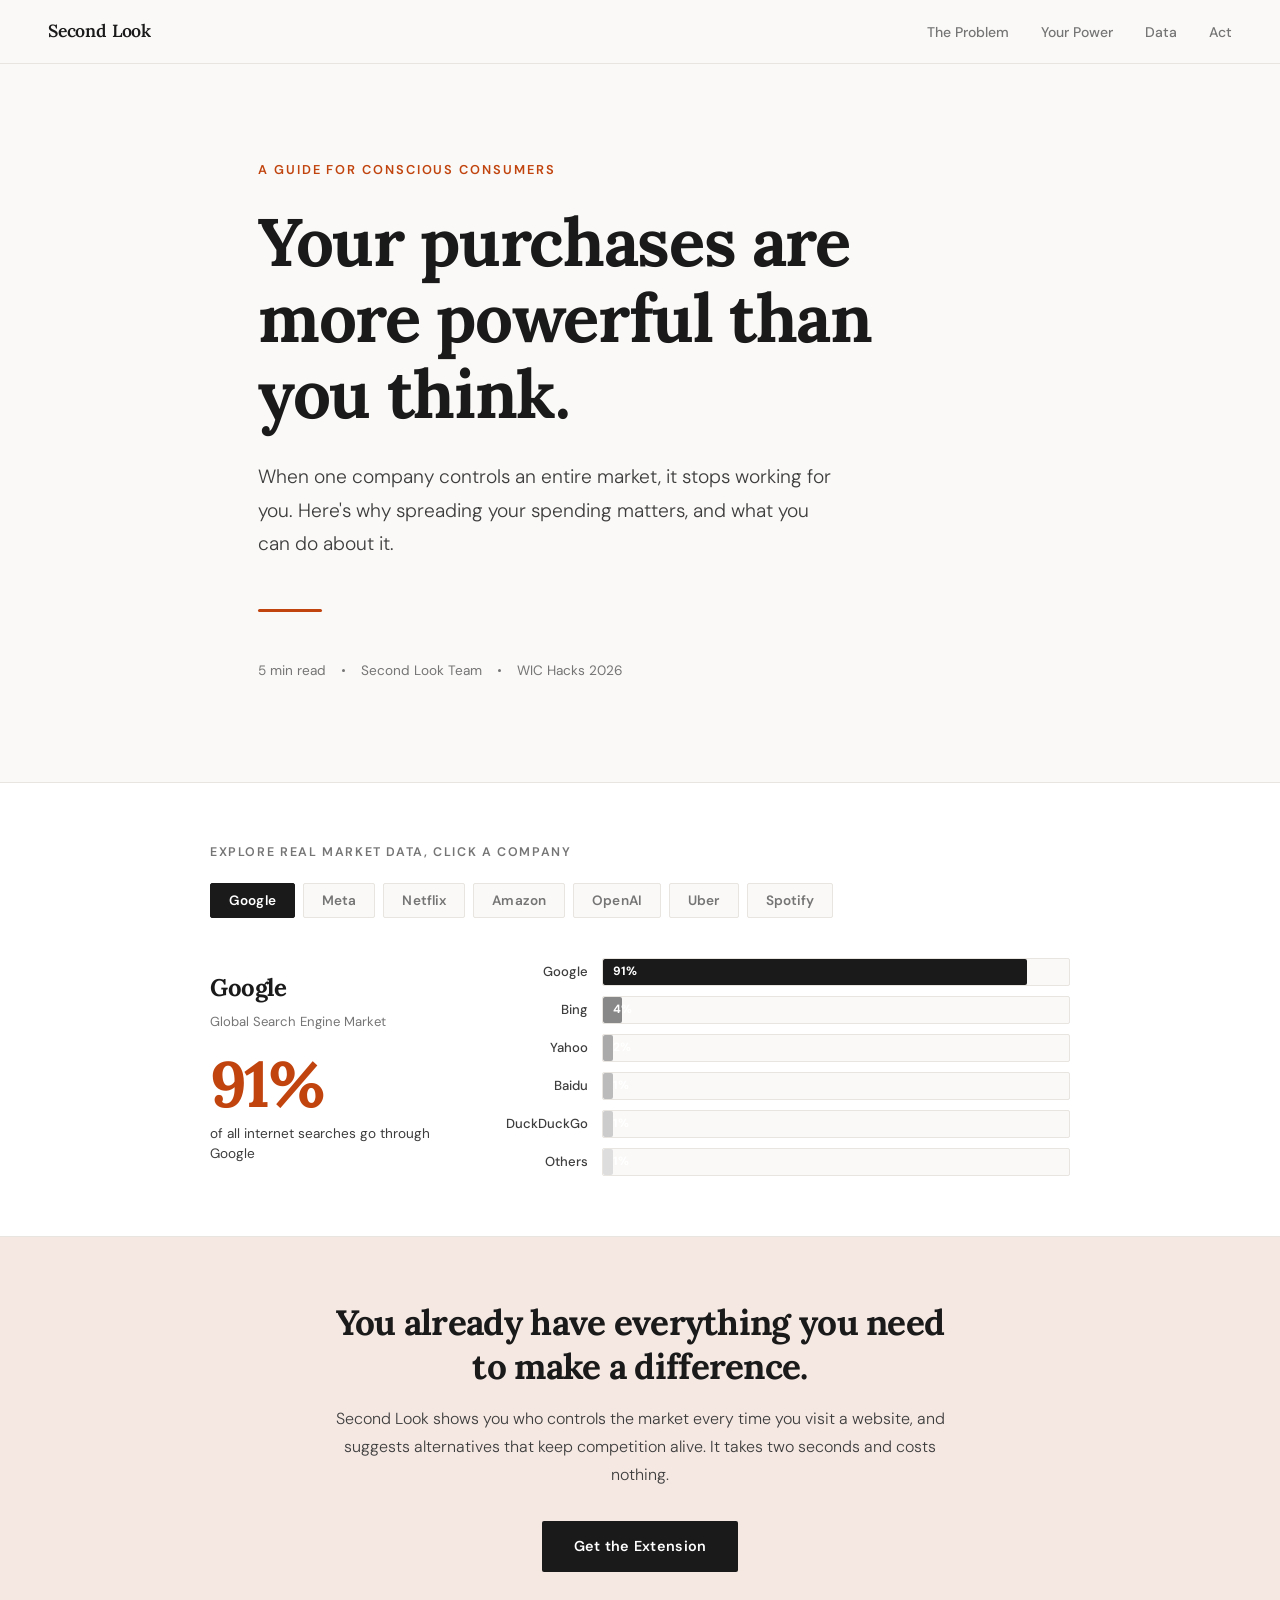
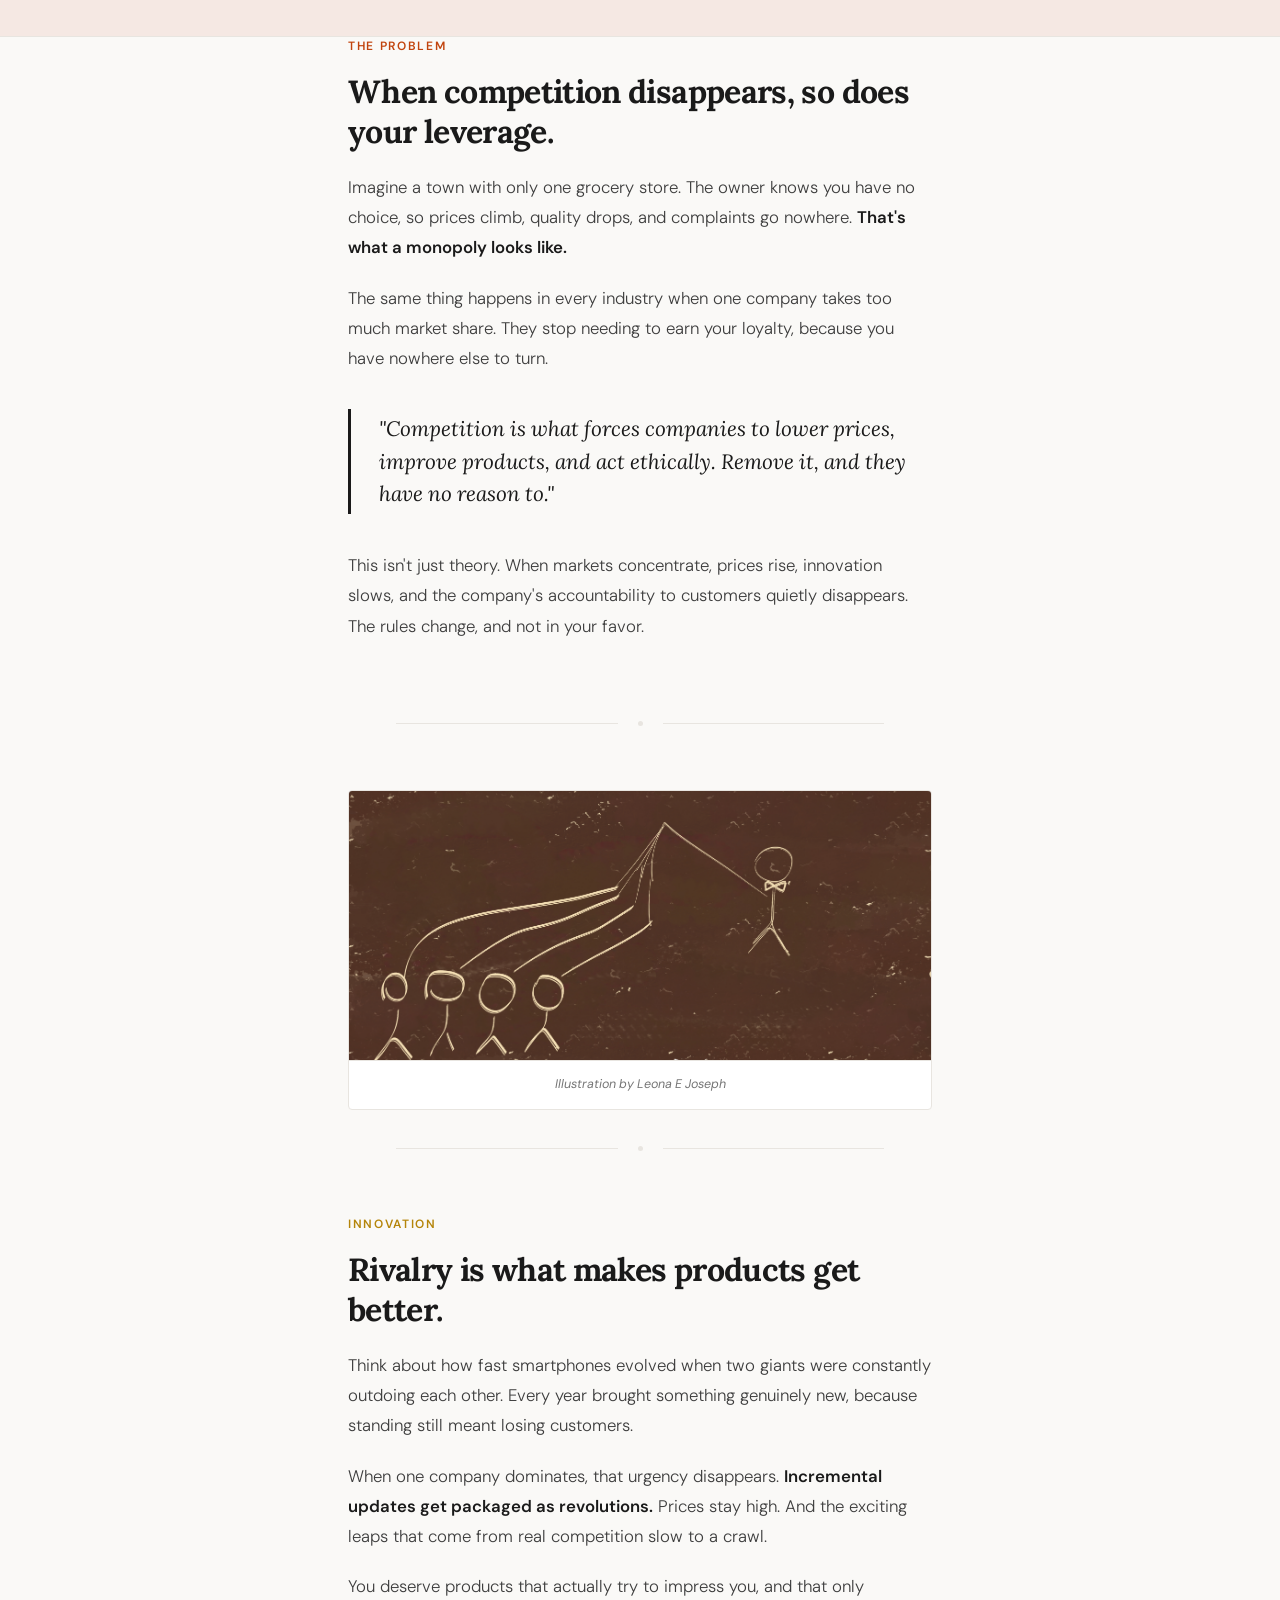
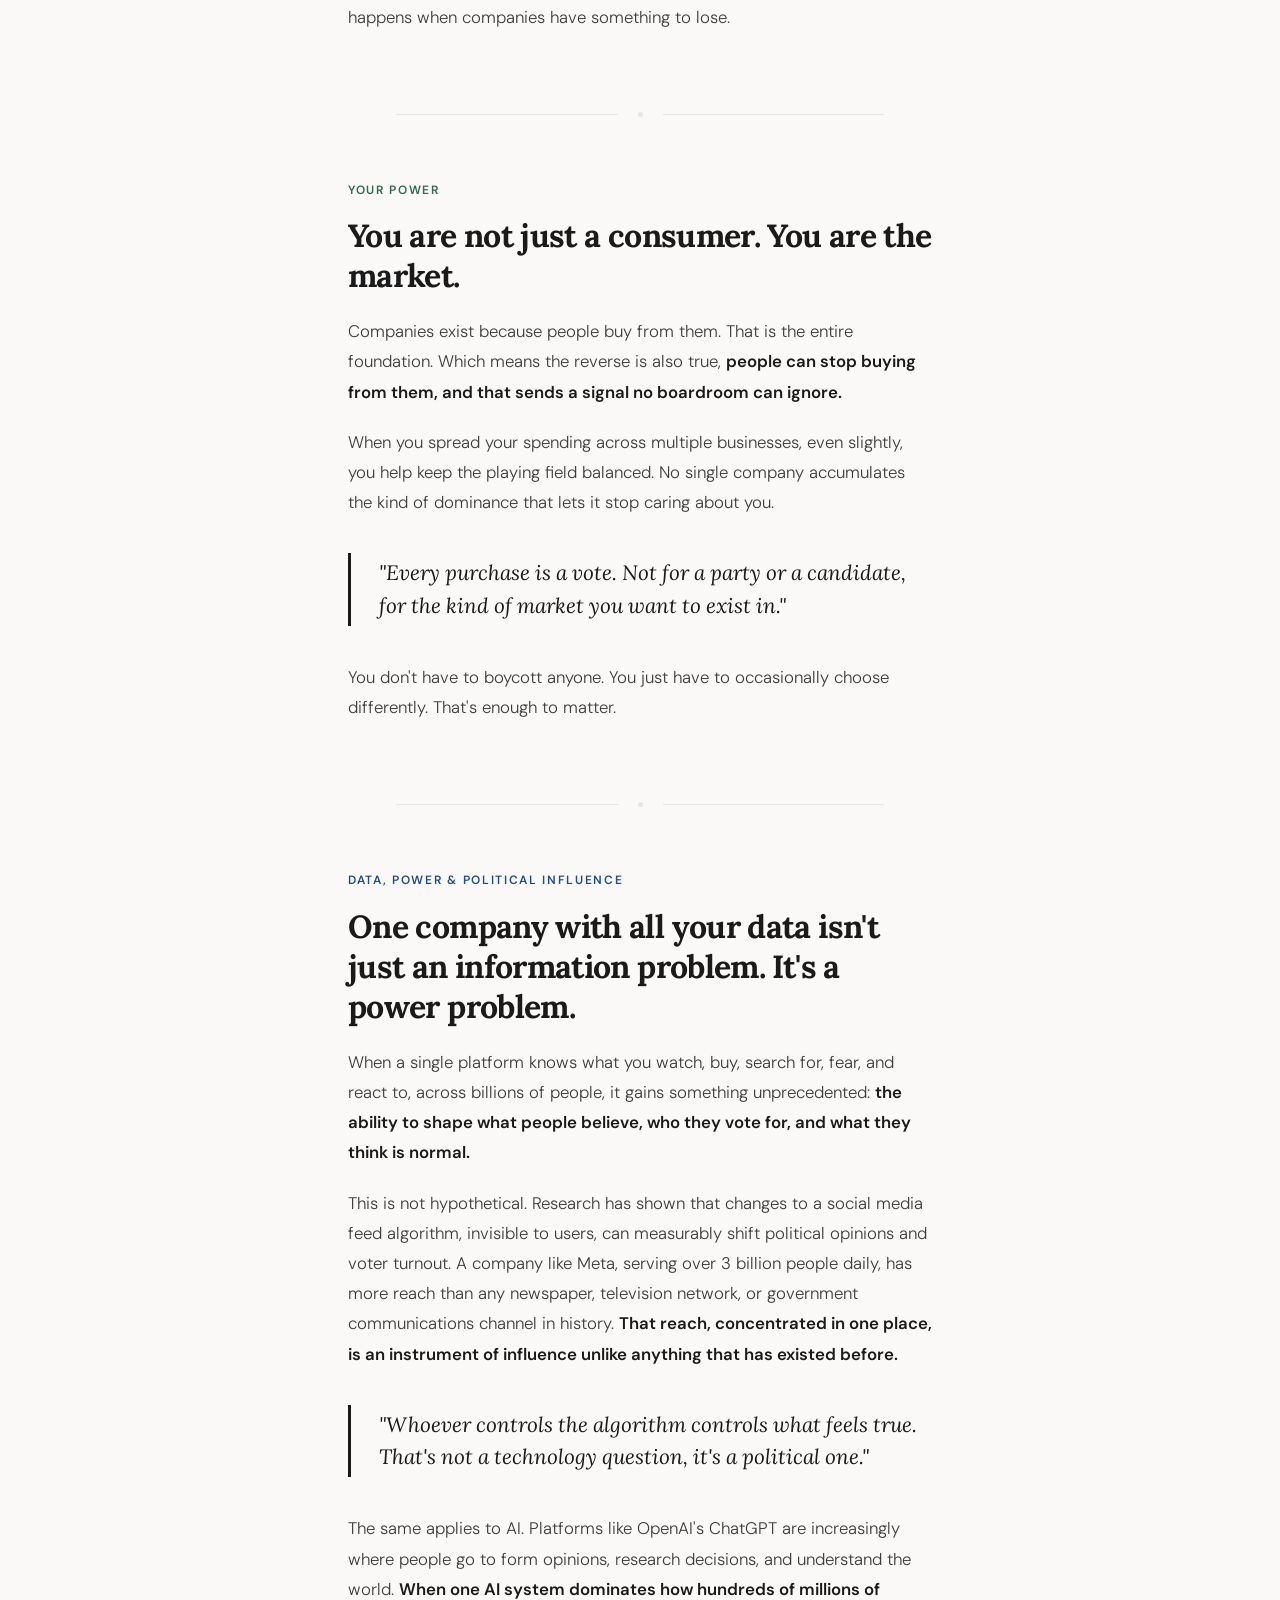
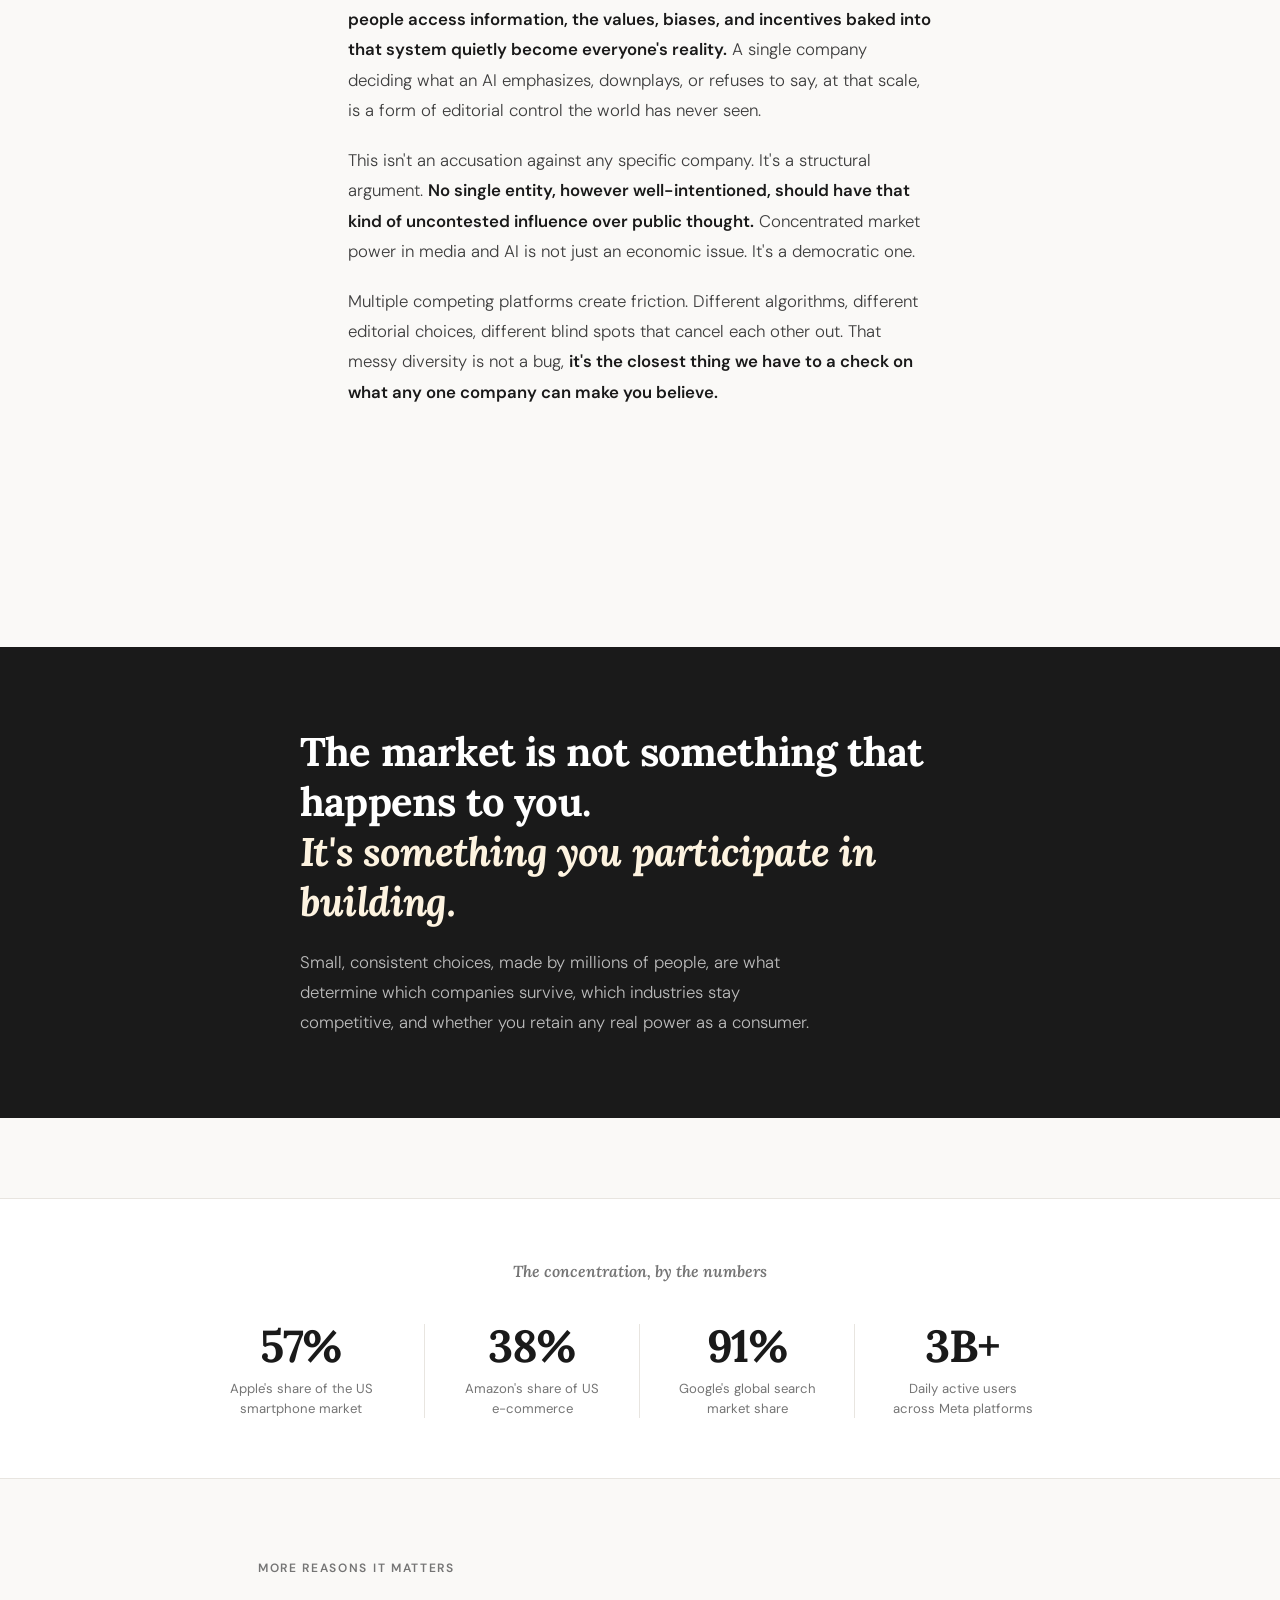
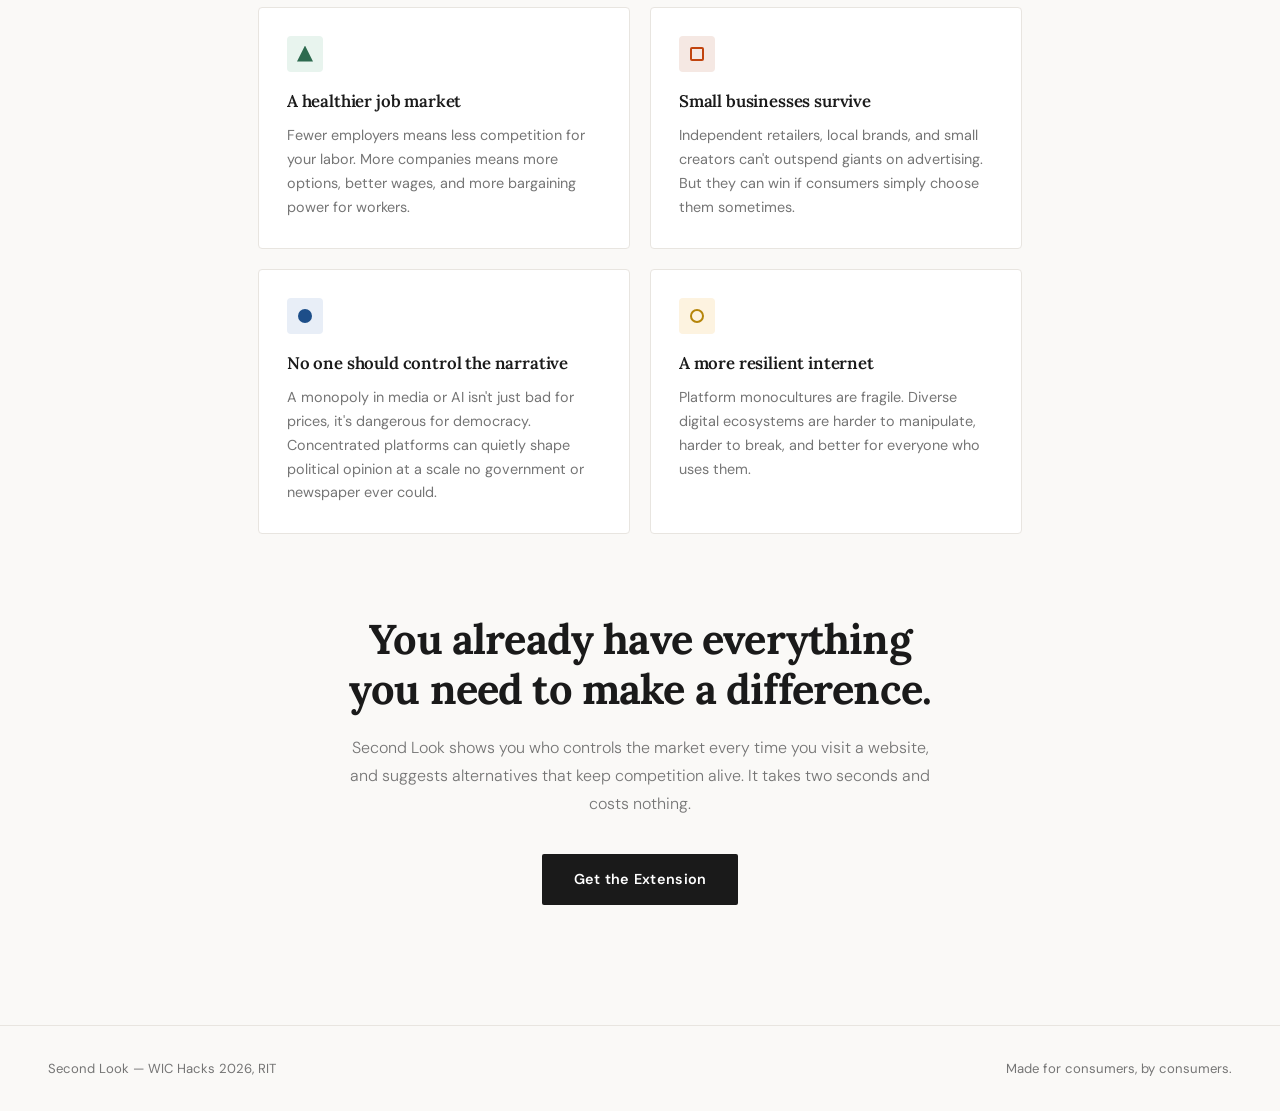
<file: index.html>
<!DOCTYPE html>
<html lang="en">
<head>
  <meta charset="UTF-8" />
  <meta name="viewport" content="width=device-width, initial-scale=1.0"/>
  <title>Why Should You Care?, Second Look</title>
  <link href="https://fonts.googleapis.com/css2?family=Lora:ital,wght@0,400;0,600;0,700;1,400;1,600&family=DM+Sans:wght@300;400;500;600&display=swap" rel="stylesheet">
  <style>
    *, *::before, *::after { box-sizing: border-box; margin: 0; padding: 0; }

    :root {
      --bg: #faf9f7;
      --white: #ffffff;
      --ink: #1a1a1a;
      --ink-mid: #3d3d3d;
      --ink-light: #757575;
      --ink-faint: #e8e5e0;
      --accent: #c1440e;
      --accent-light: #f5e8e3;
      --green: #2d6a4f;
      --green-light: #e8f4ee;
      --blue: #1d4e89;
      --blue-light: #e8eef7;
      --yellow: #b5850a;
      --yellow-light: #fdf3e0;
    }

    html { scroll-behavior: smooth; }

    body {
      font-family: 'DM Sans', sans-serif;
      background: var(--bg);
      color: var(--ink);
      line-height: 1.6;
    }

    /* ── NAV ── */
    nav {
      position: fixed;
      top: 0;
      left: 0;
      right: 0;
      z-index: 100;
      background: rgba(250, 249, 247, 0.92);
      backdrop-filter: blur(16px);
      border-bottom: 1px solid var(--ink-faint);
      padding: 0 48px;
      height: 64px;
      display: flex;
      align-items: center;
      justify-content: space-between;
    }

    .nav-logo {
      font-family: 'Lora', serif;
      font-size: 1.1rem;
      font-weight: 600;
      color: var(--ink);
      text-decoration: none;
      letter-spacing: -0.01em;
    }

    .nav-links {
      display: flex;
      gap: 32px;
      list-style: none;
    }

    .nav-links a {
      font-size: 0.875rem;
      color: var(--ink-light);
      text-decoration: none;
      font-weight: 500;
      transition: color 0.2s;
    }

    .nav-links a:hover { color: var(--ink); }

    /* ── HERO ── */
    .hero {
      padding: 160px 48px 100px;
      max-width: 860px;
      margin: 0 auto;
    }

    .hero-kicker {
      font-size: 0.8rem;
      font-weight: 600;
      letter-spacing: 0.15em;
      text-transform: uppercase;
      color: var(--accent);
      margin-bottom: 24px;
      display: block;
    }

    .hero h1 {
      font-family: 'Lora', serif;
      font-size: clamp(2.6rem, 5.5vw, 4.2rem);
      line-height: 1.13;
      letter-spacing: -0.02em;
      font-weight: 700;
      color: var(--ink);
      margin-bottom: 28px;
      max-width: 740px;
    }

    .hero-lead {
      font-size: 1.2rem;
      color: var(--ink-mid);
      max-width: 580px;
      line-height: 1.75;
      font-weight: 300;
      margin-bottom: 48px;
    }

    .hero-rule {
      width: 64px;
      height: 3px;
      background: var(--accent);
      border: none;
      border-radius: 2px;
      margin-bottom: 48px;
    }

    .hero-meta {
      font-size: 0.85rem;
      color: var(--ink-light);
      display: flex;
      align-items: center;
      gap: 16px;
    }

    .hero-meta span { display: flex; align-items: center; gap: 6px; }

    .hero-meta-dot {
      width: 3px;
      height: 3px;
      background: var(--ink-light);
      border-radius: 50%;
    }

    /* ── HERO ILLUSTRATION ── */
    .hero-visual {
      max-width: 860px;
      margin: 0 auto 80px;
      padding: 0 48px;
    }

    .hero-visual-box {
      width: 100%;
      height: 400px;
      background: var(--white);
      border-radius: 4px;
      border: 1px solid var(--ink-faint);
      overflow: hidden;
      position: relative;
      display: flex;
      align-items: center;
      justify-content: center;
    }

    /* CSS illustration: market concentration */
    .market-vis {
      width: 100%;
      height: 100%;
      display: flex;
      align-items: flex-end;
      justify-content: center;
      gap: 12px;
      padding: 40px 60px;
      position: relative;
    }

    .market-bar {
      display: flex;
      flex-direction: column;
      align-items: center;
      gap: 8px;
      flex: 1;
    }

    .market-bar-fill {
      width: 100%;
      border-radius: 3px 3px 0 0;
      transition: height 0.8s cubic-bezier(.4,0,.2,1);
    }

    .market-bar-label {
      font-size: 0.7rem;
      color: var(--ink-light);
      font-weight: 500;
      text-align: center;
      white-space: nowrap;
    }

    .bar-giant { background: var(--ink); height: 280px; }
    .bar-two   { background: #aaa; height: 80px; }
    .bar-three { background: #ccc; height: 55px; }
    .bar-four  { background: #ddd; height: 40px; }
    .bar-five  { background: #eee; height: 28px; }
    .bar-six   { background: #f3f3f3; height: 18px; border: 1px solid #e0e0e0; }

    .market-vis-label {
      position: absolute;
      top: 28px;
      left: 60px;
      font-family: 'Lora', serif;
      font-size: 0.85rem;
      font-style: italic;
      color: var(--ink-light);
    }

    .market-vis-arrow {
      position: absolute;
      top: 60px;
      left: 50%;
      transform: translateX(-50%);
      display: flex;
      flex-direction: column;
      align-items: center;
      gap: 4px;
    }

    /* ── ARTICLE BODY ── */
    .article {
      max-width: 680px;
      margin: 0 auto;
      padding: 0 48px 80px;
    }

    .article-section {
      margin-bottom: 80px;
      opacity: 0;
      transform: translateY(20px);
      transition: opacity 0.7s ease, transform 0.7s ease;
    }

    .article-section.visible {
      opacity: 1;
      transform: translateY(0);
    }

    .section-label {
      font-size: 0.75rem;
      font-weight: 600;
      letter-spacing: 0.14em;
      text-transform: uppercase;
      margin-bottom: 16px;
      display: block;
    }

    .label-red    { color: var(--accent); }
    .label-green  { color: var(--green); }
    .label-blue   { color: var(--blue); }
    .label-yellow { color: var(--yellow); }

    .article h2 {
      font-family: 'Lora', serif;
      font-size: clamp(1.5rem, 2.8vw, 2rem);
      font-weight: 700;
      letter-spacing: -0.02em;
      line-height: 1.25;
      margin-bottom: 20px;
      color: var(--ink);
    }

    .article p {
      font-size: 1.05rem;
      line-height: 1.8;
      color: var(--ink-mid);
      margin-bottom: 20px;
      font-weight: 300;
    }

    .article p strong {
      color: var(--ink);
      font-weight: 600;
    }

    /* ── PULL QUOTE ── */
    .pull-quote {
      border-left: 3px solid var(--ink);
      padding: 4px 0 4px 28px;
      margin: 36px 0;
    }

    .pull-quote p {
      font-family: 'Lora', serif;
      font-size: 1.3rem;
      font-style: italic;
      color: var(--ink);
      line-height: 1.55;
      font-weight: 400;
      margin: 0;
    }

    /* ── INLINE ILLUSTRATION: Fish ── */
    .inline-visual {
      width: 100%;
      margin: 36px 0;
      border-radius: 4px;
      overflow: hidden;
      border: 1px solid var(--ink-faint);
      background: var(--white);
    }

    /* Fish illustration via CSS */
    .fish-scene {
      height: 220px;
      position: relative;
      background: linear-gradient(180deg, #e8f4f8 0%, #c8e6f0 100%);
      display: flex;
      align-items: center;
      justify-content: center;
      overflow: hidden;
    }

    .fish-big {
      position: absolute;
      left: 50%;
      top: 50%;
      transform: translate(-60%, -50%);
    }

    .fish-body-big {
      width: 160px;
      height: 70px;
      background: var(--ink);
      border-radius: 50% 40% 40% 50%;
      position: relative;
    }

    .fish-tail-big {
      position: absolute;
      right: -32px;
      top: 50%;
      transform: translateY(-50%);
      width: 0;
      height: 0;
      border-top: 22px solid transparent;
      border-bottom: 22px solid transparent;
      border-left: 34px solid var(--ink);
    }

    .fish-eye-big {
      position: absolute;
      left: 24px;
      top: 18px;
      width: 14px;
      height: 14px;
      background: white;
      border-radius: 50%;
    }

    .fish-eye-big::after {
      content: '';
      position: absolute;
      top: 3px;
      left: 3px;
      width: 7px;
      height: 7px;
      background: var(--ink);
      border-radius: 50%;
    }

    .fish-mouth-big {
      position: absolute;
      left: 4px;
      top: 32px;
      width: 24px;
      height: 14px;
      background: var(--bg);
      border-radius: 0 0 12px 12px;
    }

    /* small fish being eaten */
    .fish-small {
      position: absolute;
      left: 50%;
      top: 50%;
      transform: translate(-10%, -50%);
      display: flex;
      flex-direction: column;
      gap: 10px;
    }

    .small-fish-row {
      display: flex;
      gap: 16px;
      align-items: center;
    }

    .fish-s {
      width: 36px;
      height: 18px;
      background: var(--accent);
      border-radius: 50% 30% 30% 50%;
      position: relative;
      opacity: 0.9;
    }

    .fish-s:nth-child(2) { background: var(--green); width: 28px; height: 14px; }
    .fish-s:nth-child(3) { background: var(--blue); width: 22px; height: 11px; }

    .fish-s-tail {
      position: absolute;
      right: -10px;
      top: 50%;
      transform: translateY(-50%);
      width: 0;
      height: 0;
      border-top: 6px solid transparent;
      border-bottom: 6px solid transparent;
      border-left: 10px solid inherit;
    }

    .fish-caption {
      text-align: center;
      padding: 14px;
      font-size: 0.78rem;
      color: var(--ink-light);
      font-style: italic;
      border-top: 1px solid var(--ink-faint);
    }

    /* ── FULLWIDTH CALLOUT ── */
    .callout-full {
      background: var(--ink);
      color: #fff;
      padding: 80px 48px;
      margin: 80px 0;
    }

    .callout-full-inner {
      max-width: 680px;
      margin: 0 auto;
    }

    .callout-full h2 {
      font-family: 'Lora', serif;
      font-size: clamp(1.7rem, 3.5vw, 2.5rem);
      font-weight: 700;
      letter-spacing: -0.02em;
      line-height: 1.25;
      margin-bottom: 20px;
    }

    .callout-full h2 span { color: var(--yellow-light); font-style: italic; }

    .callout-full p {
      font-size: 1.05rem;
      line-height: 1.8;
      opacity: 0.7;
      font-weight: 300;
      max-width: 520px;
    }

    /* ── STAT STRIP ── */
    .stat-strip {
      background: var(--white);
      border-top: 1px solid var(--ink-faint);
      border-bottom: 1px solid var(--ink-faint);
      padding: 60px 48px;
      margin: 80px 0;
    }

    .stat-strip-inner {
      max-width: 860px;
      margin: 0 auto;
    }

    .stat-strip h3 {
      font-family: 'Lora', serif;
      font-size: 1rem;
      font-weight: 600;
      color: var(--ink-light);
      margin-bottom: 40px;
      font-style: italic;
      text-align: center;
    }

    .stats-row {
      display: grid;
      grid-template-columns: repeat(4, 1fr);
      gap: 0;
    }

    .stat-item {
      padding: 0 32px;
      border-right: 1px solid var(--ink-faint);
      text-align: center;
    }

    .stat-item:last-child { border-right: none; }
    .stat-item:first-child { padding-left: 0; }

    .stat-num {
      font-family: 'Lora', serif;
      font-size: 2.8rem;
      font-weight: 700;
      color: var(--ink);
      line-height: 1;
      margin-bottom: 10px;
      letter-spacing: -0.03em;
    }

    .stat-desc {
      font-size: 0.82rem;
      color: var(--ink-light);
      line-height: 1.5;
      font-weight: 400;
    }

    /* ── SIDE CARDS ── */
    .cards-section {
      max-width: 860px;
      margin: 0 auto 80px;
      padding: 0 48px;
    }

    .cards-label {
      font-size: 0.75rem;
      font-weight: 600;
      letter-spacing: 0.14em;
      text-transform: uppercase;
      color: var(--ink-light);
      margin-bottom: 28px;
      display: block;
    }

    .cards-row {
      display: grid;
      grid-template-columns: 1fr 1fr;
      gap: 20px;
    }

    .info-card {
      background: var(--white);
      border: 1px solid var(--ink-faint);
      border-radius: 4px;
      padding: 28px;
      transition: border-color 0.2s, transform 0.2s;
    }

    .info-card:hover {
      border-color: var(--ink);
      transform: translateY(-2px);
    }

    .info-card-icon {
      width: 36px;
      height: 36px;
      border-radius: 4px;
      margin-bottom: 16px;
    }

    .icon-red    { background: var(--accent-light); }
    .icon-green  { background: var(--green-light); }
    .icon-blue   { background: var(--blue-light); }
    .icon-yellow { background: var(--yellow-light); }

    .icon-shape {
      width: 100%;
      height: 100%;
      display: flex;
      align-items: center;
      justify-content: center;
    }

    /* CSS icons */
    .icon-jobs::before {
      content: '';
      width: 16px;
      height: 16px;
      background: var(--green);
      clip-path: polygon(50% 0%, 100% 100%, 0% 100%);
    }

    .icon-shop::before {
      content: '';
      width: 14px;
      height: 14px;
      border: 2px solid var(--accent);
      border-radius: 2px;
    }

    .icon-data::before {
      content: '';
      width: 14px;
      height: 14px;
      background: var(--blue);
      border-radius: 50%;
    }

    .icon-world::before {
      content: '';
      width: 14px;
      height: 14px;
      border: 2px solid var(--yellow);
      border-radius: 50%;
    }

    .info-card h3 {
      font-family: 'Lora', serif;
      font-size: 1.05rem;
      font-weight: 600;
      margin-bottom: 10px;
      letter-spacing: -0.01em;
    }

    .info-card p {
      font-size: 0.9rem;
      color: var(--ink-light);
      line-height: 1.65;
      font-weight: 400;
    }

    /* ── CTA ── */
    .cta-section {
      max-width: 680px;
      margin: 0 auto;
      padding: 0 48px 120px;
      text-align: center;
    }

    .cta-section h2 {
      font-family: 'Lora', serif;
      font-size: clamp(1.8rem, 3.5vw, 2.6rem);
      font-weight: 700;
      letter-spacing: -0.02em;
      line-height: 1.2;
      margin-bottom: 20px;
    }

    .cta-section p {
      font-size: 1rem;
      color: var(--ink-light);
      line-height: 1.75;
      margin-bottom: 36px;
      font-weight: 300;
    }

    .cta-btn {
      display: inline-block;
      background: var(--ink);
      color: #fff;
      font-family: 'DM Sans', sans-serif;
      font-weight: 600;
      font-size: 0.9rem;
      padding: 14px 32px;
      border-radius: 2px;
      text-decoration: none;
      letter-spacing: 0.02em;
      transition: background 0.2s, transform 0.2s;
    }

    .cta-btn:hover {
      background: var(--accent);
      transform: translateY(-1px);
    }

    /* ── DIVIDER ── */
    .divider {
      max-width: 680px;
      margin: 0 auto 64px;
      padding: 0 48px;
      display: flex;
      align-items: center;
      gap: 20px;
    }

    .divider-line {
      flex: 1;
      height: 1px;
      background: var(--ink-faint);
    }

    .divider-dot {
      width: 5px;
      height: 5px;
      background: var(--ink-faint);
      border-radius: 50%;
    }

    /* ── FOOTER ── */
    footer {
      border-top: 1px solid var(--ink-faint);
      padding: 32px 48px;
      display: flex;
      justify-content: space-between;
      align-items: center;
    }

    footer span {
      font-size: 0.82rem;
      color: var(--ink-light);
    }

    /* ── READING PROGRESS ── */
    .progress-bar {
      position: fixed;
      top: 0;
      left: 0;
      height: 2px;
      background: var(--accent);
      z-index: 200;
      transition: width 0.1s linear;
    }


    /* ── COMPANY EXPLORER ── */
    .company-explorer {
      background: var(--white);
      border-top: 1px solid var(--ink-faint);
      border-bottom: 1px solid var(--ink-faint);
      padding: 60px 48px;
      margin-bottom: 0;
    }

    .company-explorer-inner {
      max-width: 860px;
      margin: 0 auto;
    }

    .explorer-label {
      font-size: 0.78rem;
      font-weight: 600;
      letter-spacing: 0.13em;
      text-transform: uppercase;
      color: var(--ink-light);
      margin-bottom: 20px;
    }

    .company-tabs {
      display: flex;
      flex-wrap: wrap;
      gap: 8px;
      margin-bottom: 40px;
    }

    .ctab {
      font-family: 'DM Sans', sans-serif;
      font-size: 0.85rem;
      font-weight: 600;
      padding: 8px 18px;
      border-radius: 2px;
      border: 1px solid var(--ink-faint);
      background: var(--bg);
      color: var(--ink-light);
      cursor: pointer;
      transition: all 0.2s;
      letter-spacing: 0.01em;
    }

    .ctab:hover {
      border-color: var(--ink);
      color: var(--ink);
    }

    .ctab.active {
      background: var(--ink);
      color: #fff;
      border-color: var(--ink);
    }

    .chart-container-outer {
      display: grid;
      grid-template-columns: 220px 1fr;
      gap: 48px;
      align-items: center;
    }

    .chart-meta-name {
      font-family: 'Lora', serif;
      font-size: 1.5rem;
      font-weight: 700;
      letter-spacing: -0.02em;
      margin-bottom: 6px;
    }

    .chart-meta-industry {
      font-size: 0.82rem;
      color: var(--ink-light);
      margin-bottom: 20px;
      line-height: 1.4;
    }

    .chart-meta-share {
      font-family: 'Lora', serif;
      font-size: 4rem;
      font-weight: 700;
      color: var(--accent);
      line-height: 1;
      letter-spacing: -0.04em;
      margin-bottom: 8px;
    }

    .chart-meta-desc {
      font-size: 0.85rem;
      color: var(--ink-mid);
      line-height: 1.5;
    }

    .chart-bars {
      display: flex;
      flex-direction: column;
      gap: 10px;
    }

    .chart-bar-row {
      display: flex;
      align-items: center;
      gap: 14px;
    }

    .chart-bar-name {
      font-size: 0.82rem;
      font-weight: 500;
      color: var(--ink-mid);
      width: 110px;
      flex-shrink: 0;
      text-align: right;
    }

    .chart-bar-track {
      flex: 1;
      height: 28px;
      background: var(--bg);
      border-radius: 2px;
      overflow: hidden;
      border: 1px solid var(--ink-faint);
    }

    .chart-bar-fill {
      height: 100%;
      border-radius: 2px;
      transition: width 0.6s cubic-bezier(.4,0,.2,1);
      display: flex;
      align-items: center;
      padding-left: 10px;
    }

    .chart-bar-pct {
      font-size: 0.75rem;
      font-weight: 700;
      color: #fff;
      white-space: nowrap;
    }

    .bar-fill-dominant { background: var(--ink); }
    .bar-fill-2 { background: #888; }
    .bar-fill-3 { background: #aaa; }
    .bar-fill-4 { background: #bbb; }
    .bar-fill-5 { background: #ccc; }
    .bar-fill-6 { background: #ddd; }

    /* ── CTA BELOW CHART ── */
    .cta-below-chart {
      background: var(--accent-light);
      padding: 64px 48px;
      border-bottom: 1px solid var(--ink-faint);
    }

    .cta-below-inner {
      max-width: 640px;
      margin: 0 auto;
      text-align: center;
    }

    .cta-below-inner h2 {
      font-family: 'Lora', serif;
      font-size: clamp(1.5rem, 3vw, 2.2rem);
      font-weight: 700;
      letter-spacing: -0.02em;
      line-height: 1.25;
      margin-bottom: 16px;
      color: var(--ink);
    }

    .cta-below-inner p {
      font-size: 1rem;
      color: var(--ink-mid);
      line-height: 1.75;
      margin-bottom: 32px;
      font-weight: 300;
    }

    @media (max-width: 720px) {
      .company-explorer { padding: 40px 24px; }
      .chart-container-outer { grid-template-columns: 1fr; gap: 28px; }
      .chart-meta-share { font-size: 3rem; }
      .cta-below-chart { padding: 48px 24px; }
    }

    /* ── RESPONSIVE ── */
    @media (max-width: 720px) {
      nav { padding: 0 24px; }
      .hero, .hero-visual, .article, .cards-section, .cta-section { padding-left: 24px; padding-right: 24px; }
      .hero { padding-top: 120px; }
      .stats-row { grid-template-columns: 1fr 1fr; gap: 32px; }
      .stat-item { border-right: none; border-bottom: 1px solid var(--ink-faint); padding-bottom: 24px; }
      .stat-item:nth-child(2n) { border-right: none; }
      .cards-row { grid-template-columns: 1fr; }
      .callout-full { padding: 60px 24px; }
      .stat-strip { padding: 40px 24px; }
      footer { flex-direction: column; gap: 12px; text-align: center; }
    }
  </style>
</head>
<body>

<div class="progress-bar" id="progress"></div>

<nav>
  <a href="#" class="nav-logo">Second Look</a>
  <ul class="nav-links">
    <li><a href="#monopoly">The Problem</a></li>
    <li><a href="#power">Your Power</a></li>
    <li><a href="#data">Data</a></li>
    <li><a href="#act">Act</a></li>
  </ul>
</nav>

<!-- ── HERO ── -->
<section class="hero">
  <span class="hero-kicker">A Guide for Conscious Consumers</span>
  <h1>Your purchases are more powerful than you think.</h1>
  <p class="hero-lead">When one company controls an entire market, it stops working for you. Here's why spreading your spending matters, and what you can do about it.</p>
  <hr class="hero-rule">
  <div class="hero-meta">
    <span>5 min read</span>
    <span class="hero-meta-dot"></span>
    <span>Second Look Team</span>
    <span class="hero-meta-dot"></span>
    <span>WIC Hacks 2026</span>
  </div>
</section>

<!-- interactive company chart -->
<div class="company-explorer">
  <div class="company-explorer-inner">
    <p class="explorer-label">Explore real market data, click a company</p>
    <div class="company-tabs" id="companyTabs">
      <button class="ctab active" data-company="google">Google</button>
      <button class="ctab" data-company="meta">Meta</button>
      <button class="ctab" data-company="netflix">Netflix</button>
      <button class="ctab" data-company="amazon">Amazon</button>
      <button class="ctab" data-company="openai">OpenAI</button>
      <button class="ctab" data-company="uber">Uber</button>
      <button class="ctab" data-company="spotify">Spotify</button>
    </div>

    <div class="chart-container-outer">
      <div class="chart-meta" id="chartMeta">
        <div class="chart-meta-name" id="chartName">Google</div>
        <div class="chart-meta-industry" id="chartIndustry">Global Search Engine Market</div>
        <div class="chart-meta-share" id="chartShare">91%</div>
        <div class="chart-meta-desc" id="chartDesc">of all internet searches go through Google</div>
      </div>
      <div class="chart-bars" id="chartBars"></div>
    </div>
  </div>
</div>

<!-- CTA right below chart -->
<div class="cta-below-chart">
  <div class="cta-below-inner">
    <h2>You already have everything you need to make a difference.</h2>
    <p>Second Look shows you who controls the market every time you visit a website, and suggests alternatives that keep competition alive. It takes two seconds and costs nothing.</p>
    <a href="#" class="cta-btn">Get the Extension</a>
  </div>
</div>

<!-- ── ARTICLE ── -->
<main class="article">

  <!-- Section 1: Monopoly -->
  <div class="article-section" id="monopoly">
    <span class="section-label label-red">The Problem</span>
    <h2>When competition disappears, so does your leverage.</h2>
    <p>Imagine a town with only one grocery store. The owner knows you have no choice, so prices climb, quality drops, and complaints go nowhere. <strong>That's what a monopoly looks like.</strong></p>
    <p>The same thing happens in every industry when one company takes too much market share. They stop needing to earn your loyalty, because you have nowhere else to turn.</p>

    <div class="pull-quote">
      <p>"Competition is what forces companies to lower prices, improve products, and act ethically. Remove it, and they have no reason to."</p>
    </div>

    <p>This isn't just theory. When markets concentrate, prices rise, innovation slows, and the company's accountability to customers quietly disappears. The rules change, and not in your favor.</p>
  </div>

  <div class="divider"><div class="divider-line"></div><div class="divider-dot"></div><div class="divider-line"></div></div>

  

  <!-- project image -->
<div class="inline-visual article-section">
  <img src="Project.jpeg" alt="Project illustration" style="width:100%;height:auto;display:block;">
  <div class="fish-caption">Illustration by Leona E Joseph</div>
</div>

  <div class="divider"><div class="divider-line"></div><div class="divider-dot"></div><div class="divider-line"></div></div>

  <!-- Section 2: Innovation -->
  <div class="article-section">
    <span class="section-label label-yellow">Innovation</span>
    <h2>Rivalry is what makes products get better.</h2>
    <p>Think about how fast smartphones evolved when two giants were constantly outdoing each other. Every year brought something genuinely new, because standing still meant losing customers.</p>
    <p>When one company dominates, that urgency disappears. <strong>Incremental updates get packaged as revolutions.</strong> Prices stay high. And the exciting leaps that come from real competition slow to a crawl.</p>
    <p>You deserve products that actually try to impress you, and that only happens when companies have something to lose.</p>
  </div>

  <div class="divider"><div class="divider-line"></div><div class="divider-dot"></div><div class="divider-line"></div></div>

  <!-- Section 3: Consumer Power -->
  <div class="article-section" id="power">
    <span class="section-label label-green">Your Power</span>
    <h2>You are not just a consumer. You are the market.</h2>
    <p>Companies exist because people buy from them. That is the entire foundation. Which means the reverse is also true, <strong>people can stop buying from them, and that sends a signal no boardroom can ignore.</strong></p>
    <p>When you spread your spending across multiple businesses, even slightly, you help keep the playing field balanced. No single company accumulates the kind of dominance that lets it stop caring about you.</p>

    <div class="pull-quote">
      <p>"Every purchase is a vote. Not for a party or a candidate, for the kind of market you want to exist in."</p>
    </div>

    <p>You don't have to boycott anyone. You just have to occasionally choose differently. That's enough to matter.</p>
  </div>

  <div class="divider"><div class="divider-line"></div><div class="divider-dot"></div><div class="divider-line"></div></div>

  <!-- Section 4: Data -->
  <div class="article-section" id="data">
    <span class="section-label label-blue">Data, Power & Political Influence</span>
    <h2>One company with all your data isn't just an information problem. It's a power problem.</h2>
    <p>When a single platform knows what you watch, buy, search for, fear, and react to, across billions of people, it gains something unprecedented: <strong>the ability to shape what people believe, who they vote for, and what they think is normal.</strong></p>
    <p>This is not hypothetical. Research has shown that changes to a social media feed algorithm, invisible to users, can measurably shift political opinions and voter turnout. A company like Meta, serving over 3 billion people daily, has more reach than any newspaper, television network, or government communications channel in history. <strong>That reach, concentrated in one place, is an instrument of influence unlike anything that has existed before.</strong></p>

    <div class="pull-quote">
      <p>"Whoever controls the algorithm controls what feels true. That's not a technology question, it's a political one."</p>
    </div>

    <p>The same applies to AI. Platforms like OpenAI's ChatGPT are increasingly where people go to form opinions, research decisions, and understand the world. <strong>When one AI system dominates how hundreds of millions of people access information, the values, biases, and incentives baked into that system quietly become everyone's reality.</strong> A single company deciding what an AI emphasizes, downplays, or refuses to say, at that scale, is a form of editorial control the world has never seen.</p>
    <p>This isn't an accusation against any specific company. It's a structural argument. <strong>No single entity, however well-intentioned, should have that kind of uncontested influence over public thought.</strong> Concentrated market power in media and AI is not just an economic issue. It's a democratic one.</p>
    <p>Multiple competing platforms create friction. Different algorithms, different editorial choices, different blind spots that cancel each other out. That messy diversity is not a bug, <strong>it's the closest thing we have to a check on what any one company can make you believe.</strong></p>
  </div>

</main>

<!-- ── CALLOUT ── -->
<div class="callout-full article-section">
  <div class="callout-full-inner">
    <h2>The market is not something that happens to you.<br><span>It's something you participate in building.</span></h2>
    <p>Small, consistent choices, made by millions of people, are what determine which companies survive, which industries stay competitive, and whether you retain any real power as a consumer.</p>
  </div>
</div>

<!-- ── STATS ── -->
<div class="stat-strip article-section">
  <div class="stat-strip-inner">
    <h3>The concentration, by the numbers</h3>
    <div class="stats-row">
      <div class="stat-item">
        <div class="stat-num">57%</div>
        <div class="stat-desc">Apple's share of the US smartphone market</div>
      </div>
      <div class="stat-item">
        <div class="stat-num">38%</div>
        <div class="stat-desc">Amazon's share of US e-commerce</div>
      </div>
      <div class="stat-item">
        <div class="stat-num">91%</div>
        <div class="stat-desc">Google's global search market share</div>
      </div>
      <div class="stat-item">
        <div class="stat-num">3B+</div>
        <div class="stat-desc">Daily active users across Meta platforms</div>
      </div>
    </div>
  </div>
</div>

<!-- ── CARDS ── -->
<section class="cards-section article-section">
  <span class="cards-label">More reasons it matters</span>
  <div class="cards-row">
    <div class="info-card">
      <div class="info-card-icon icon-green">
        <div class="icon-shape icon-jobs"></div>
      </div>
      <h3>A healthier job market</h3>
      <p>Fewer employers means less competition for your labor. More companies means more options, better wages, and more bargaining power for workers.</p>
    </div>
    <div class="info-card">
      <div class="info-card-icon icon-red">
        <div class="icon-shape icon-shop"></div>
      </div>
      <h3>Small businesses survive</h3>
      <p>Independent retailers, local brands, and small creators can't outspend giants on advertising. But they can win if consumers simply choose them sometimes.</p>
    </div>
    <div class="info-card">
      <div class="info-card-icon icon-blue">
        <div class="icon-shape icon-data"></div>
      </div>
      <h3>No one should control the narrative</h3>
      <p>A monopoly in media or AI isn't just bad for prices, it's dangerous for democracy. Concentrated platforms can quietly shape political opinion at a scale no government or newspaper ever could.</p>
    </div>
    <div class="info-card">
      <div class="info-card-icon icon-yellow">
        <div class="icon-shape icon-world"></div>
      </div>
      <h3>A more resilient internet</h3>
      <p>Platform monocultures are fragile. Diverse digital ecosystems are harder to manipulate, harder to break, and better for everyone who uses them.</p>
    </div>
  </div>
</section>

<!-- ── CTA ── -->
<section class="cta-section article-section" id="act">
  <h2>You already have everything you need to make a difference.</h2>
  <p>Second Look shows you who controls the market every time you visit a website, and suggests alternatives that keep competition alive. It takes two seconds and costs nothing.</p>
  <a href="#" class="cta-btn">Get the Extension</a>
</section>

<footer>
  <span>Second Look &mdash; WIC Hacks 2026, RIT</span>
  <span>Made for consumers, by consumers.</span>
</footer>

<script>
  // Reading progress bar
  window.addEventListener('scroll', () => {
    const total = document.body.scrollHeight - window.innerHeight;
    const progress = (window.scrollY / total) * 100;
    document.getElementById('progress').style.width = progress + '%';
  });

  // Fade in on scroll
  const observer = new IntersectionObserver((entries) => {
    entries.forEach(el => {
      if (el.isIntersecting) el.target.classList.add('visible');
    });
  }, { threshold: 0.1 });

  document.querySelectorAll('.article-section').forEach(el => observer.observe(el));

  // ── COMPANY CHART DATA ──
  const companies = {
    google: {
      name: 'Google',
      industry: 'Global Search Engine Market',
      share: '91%',
      desc: 'of all internet searches go through Google',
      bars: [
        { name: 'Google', pct: 91, cls: 'bar-fill-dominant' },
        { name: 'Bing', pct: 4, cls: 'bar-fill-2' },
        { name: 'Yahoo', pct: 2, cls: 'bar-fill-3' },
        { name: 'Baidu', pct: 1, cls: 'bar-fill-4' },
        { name: 'DuckDuckGo', pct: 1, cls: 'bar-fill-5' },
        { name: 'Others', pct: 1, cls: 'bar-fill-6' },
      ]
    },
    meta: {
      name: 'Meta',
      industry: 'US Social Media Market',
      share: '72%',
      desc: 'of social media time is spent on Meta platforms (Facebook, Instagram, WhatsApp)',
      bars: [
        { name: 'Meta (all)', pct: 72, cls: 'bar-fill-dominant' },
        { name: 'TikTok', pct: 11, cls: 'bar-fill-2' },
        { name: 'YouTube', pct: 8, cls: 'bar-fill-3' },
        { name: 'Snapchat', pct: 5, cls: 'bar-fill-4' },
        { name: 'Pinterest', pct: 2, cls: 'bar-fill-5' },
        { name: 'Others', pct: 2, cls: 'bar-fill-6' },
      ]
    },
    netflix: {
      name: 'Netflix',
      industry: 'Global Video Streaming Market',
      share: '22%',
      desc: 'of streaming subscribers worldwide belong to Netflix',
      bars: [
        { name: 'Netflix', pct: 22, cls: 'bar-fill-dominant' },
        { name: 'Amazon Prime', pct: 16, cls: 'bar-fill-2' },
        { name: 'Disney+', pct: 14, cls: 'bar-fill-3' },
        { name: 'HBO Max', pct: 9, cls: 'bar-fill-4' },
        { name: 'Hulu', pct: 8, cls: 'bar-fill-5' },
        { name: 'Others', pct: 31, cls: 'bar-fill-6' },
      ]
    },
    amazon: {
      name: 'Amazon',
      industry: 'US E-Commerce Market',
      share: '38%',
      desc: 'of all US online purchases go through Amazon',
      bars: [
        { name: 'Amazon', pct: 38, cls: 'bar-fill-dominant' },
        { name: 'Walmart', pct: 6, cls: 'bar-fill-2' },
        { name: 'Apple', pct: 4, cls: 'bar-fill-3' },
        { name: 'eBay', pct: 3, cls: 'bar-fill-4' },
        { name: 'Target', pct: 2, cls: 'bar-fill-5' },
        { name: 'Others', pct: 47, cls: 'bar-fill-6' },
      ]
    },
    openai: {
      name: 'OpenAI',
      industry: 'Generative AI Assistant Market',
      share: '59%',
      desc: 'of generative AI web traffic goes to OpenAI products',
      bars: [
        { name: 'OpenAI', pct: 59, cls: 'bar-fill-dominant' },
        { name: 'Google Gemini', pct: 18, cls: 'bar-fill-2' },
        { name: 'Anthropic', pct: 10, cls: 'bar-fill-3' },
        { name: 'Microsoft', pct: 7, cls: 'bar-fill-4' },
        { name: 'Meta AI', pct: 4, cls: 'bar-fill-5' },
        { name: 'Others', pct: 2, cls: 'bar-fill-6' },
      ]
    },
    uber: {
      name: 'Uber',
      industry: 'US Ride-Hailing Market',
      share: '74%',
      desc: 'of US ride-hailing trips are booked through Uber',
      bars: [
        { name: 'Uber', pct: 74, cls: 'bar-fill-dominant' },
        { name: 'Lyft', pct: 26, cls: 'bar-fill-2' },
        { name: 'Via', pct: 1, cls: 'bar-fill-3' },
        { name: 'Waymo', pct: 1, cls: 'bar-fill-4' },
        { name: 'Others', pct: 1, cls: 'bar-fill-5' },
      ]
    },
    spotify: {
      name: 'Spotify',
      industry: 'Global Music Streaming Market',
      share: '31%',
      desc: 'of all music streaming subscribers use Spotify',
      bars: [
        { name: 'Spotify', pct: 31, cls: 'bar-fill-dominant' },
        { name: 'Apple Music', pct: 15, cls: 'bar-fill-2' },
        { name: 'Amazon Music', pct: 13, cls: 'bar-fill-3' },
        { name: 'YouTube Music', pct: 9, cls: 'bar-fill-4' },
        { name: 'Tencent Music', pct: 8, cls: 'bar-fill-5' },
        { name: 'Others', pct: 24, cls: 'bar-fill-6' },
      ]
    }
  };

  function renderChart(key) {
    const c = companies[key];
    document.getElementById('chartName').textContent = c.name;
    document.getElementById('chartIndustry').textContent = c.industry;
    document.getElementById('chartShare').textContent = c.share;
    document.getElementById('chartDesc').textContent = c.desc;

    const barsEl = document.getElementById('chartBars');
    barsEl.innerHTML = '';

    c.bars.forEach((bar, i) => {
      const row = document.createElement('div');
      row.className = 'chart-bar-row';
      row.innerHTML = `
        <div class="chart-bar-name">${bar.name}</div>
        <div class="chart-bar-track">
          <div class="chart-bar-fill ${bar.cls}" style="width:0%">
            <span class="chart-bar-pct">${bar.pct}%</span>
          </div>
        </div>
      `;
      barsEl.appendChild(row);
      // animate after paint
      setTimeout(() => {
        row.querySelector('.chart-bar-fill').style.width = bar.pct + '%';
      }, 30 + i * 60);
    });
  }

  // Tab clicks
  document.getElementById('companyTabs').addEventListener('click', (e) => {
    const btn = e.target.closest('.ctab');
    if (!btn) return;
    document.querySelectorAll('.ctab').forEach(t => t.classList.remove('active'));
    btn.classList.add('active');
    renderChart(btn.dataset.company);
  });

  // Init with Google
  renderChart('google');
</script>

</body>
</html>
</file>
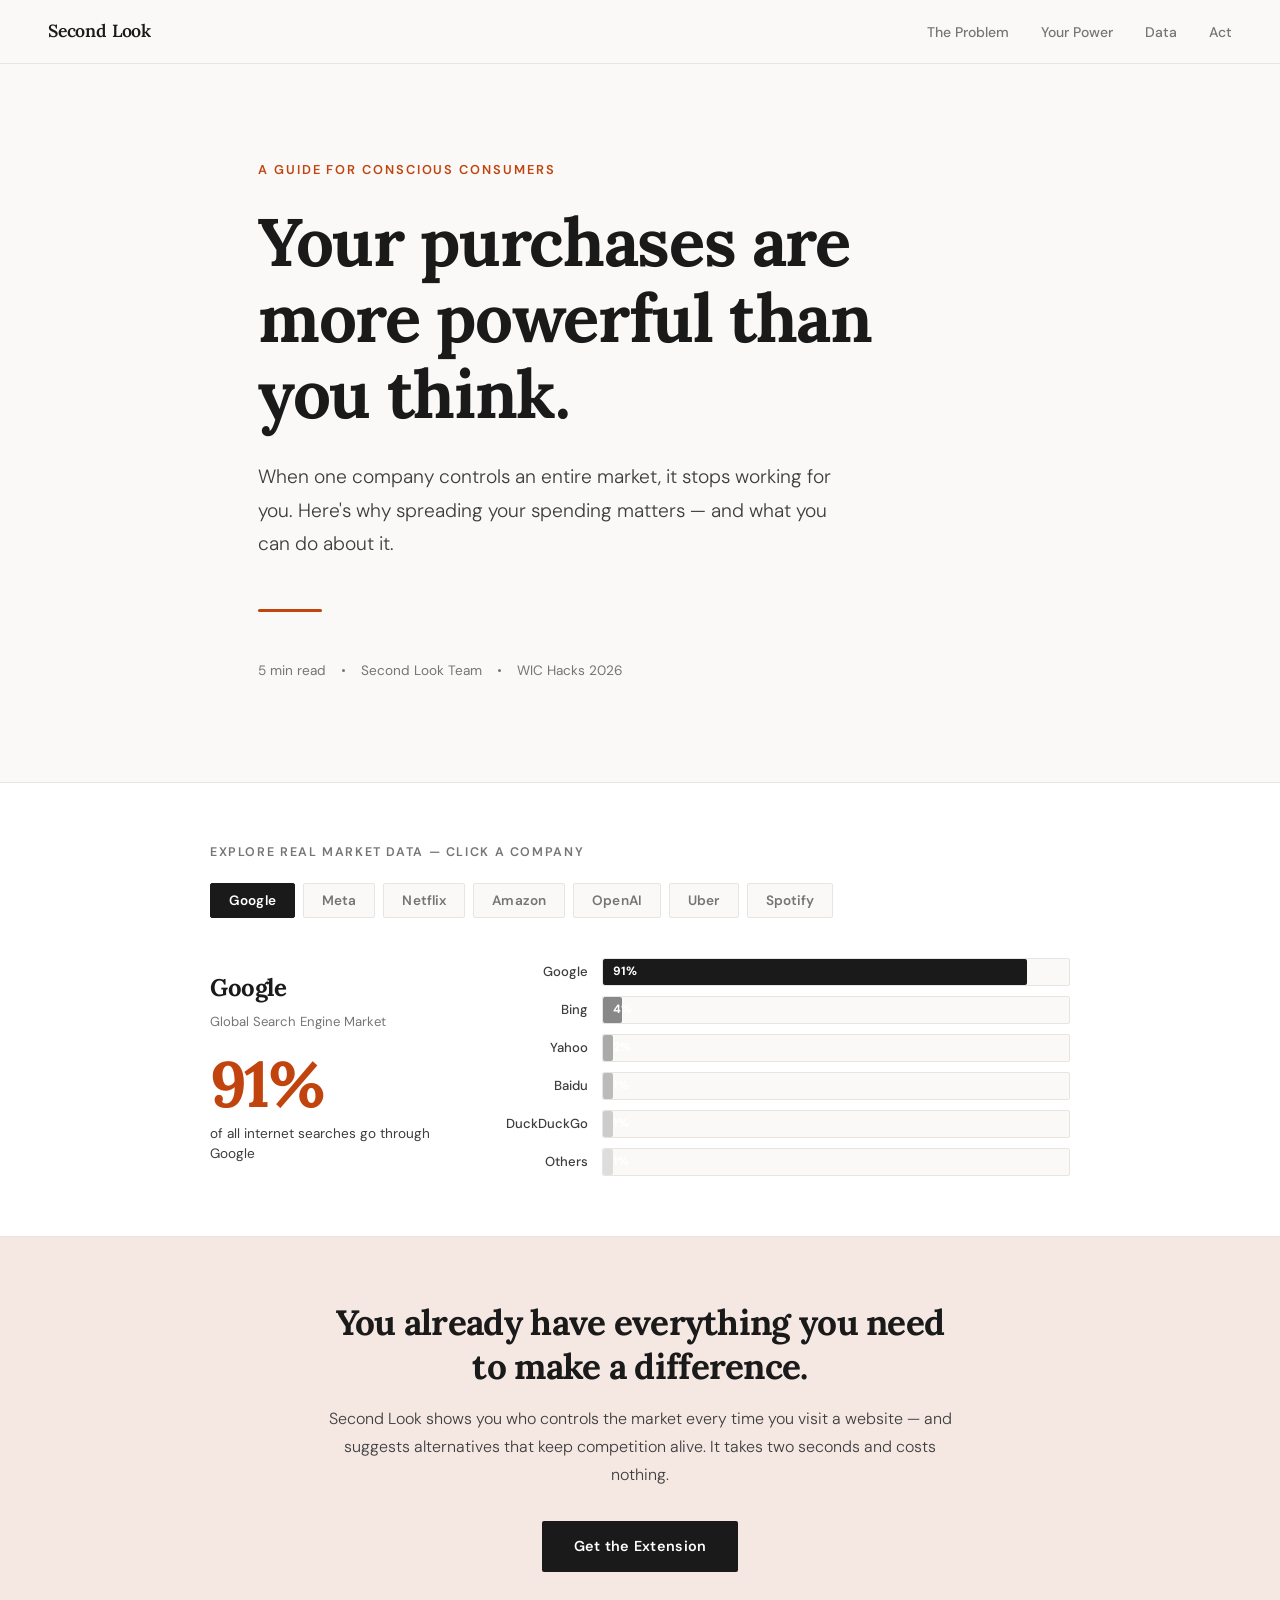
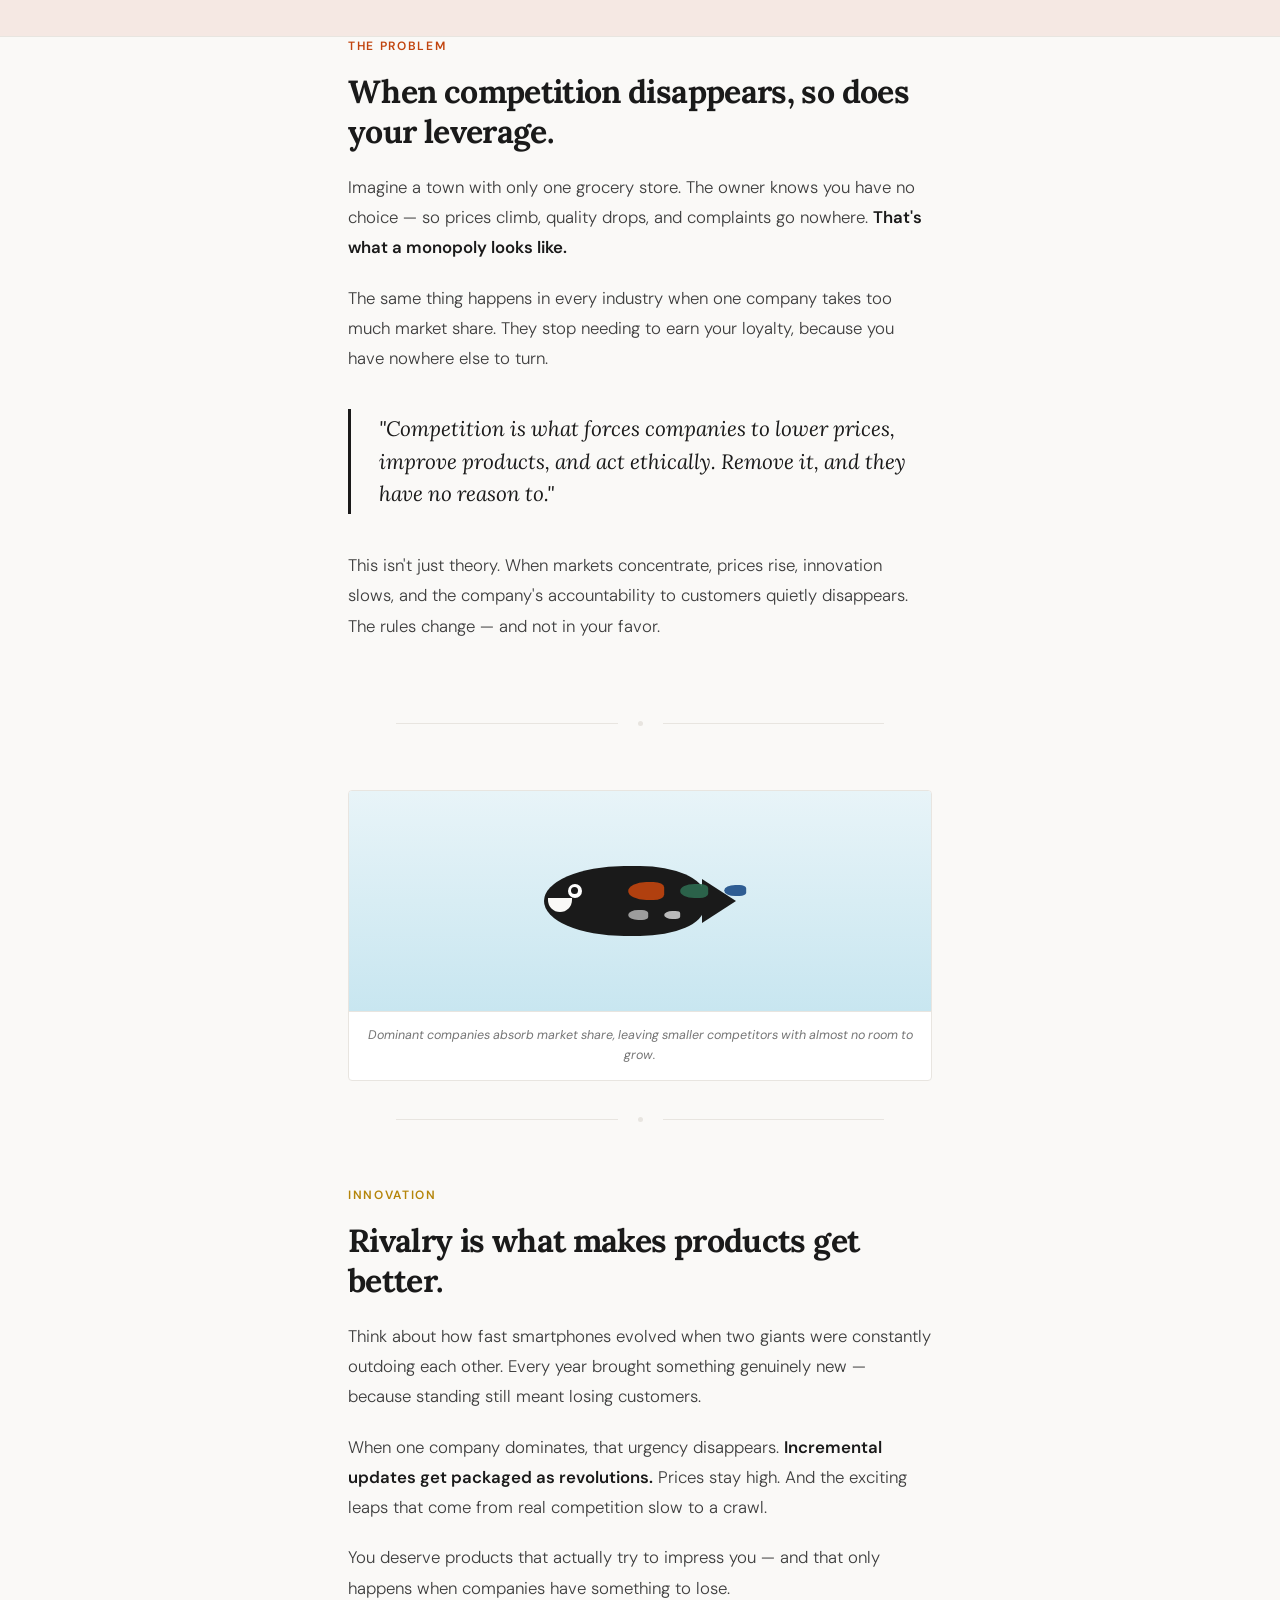
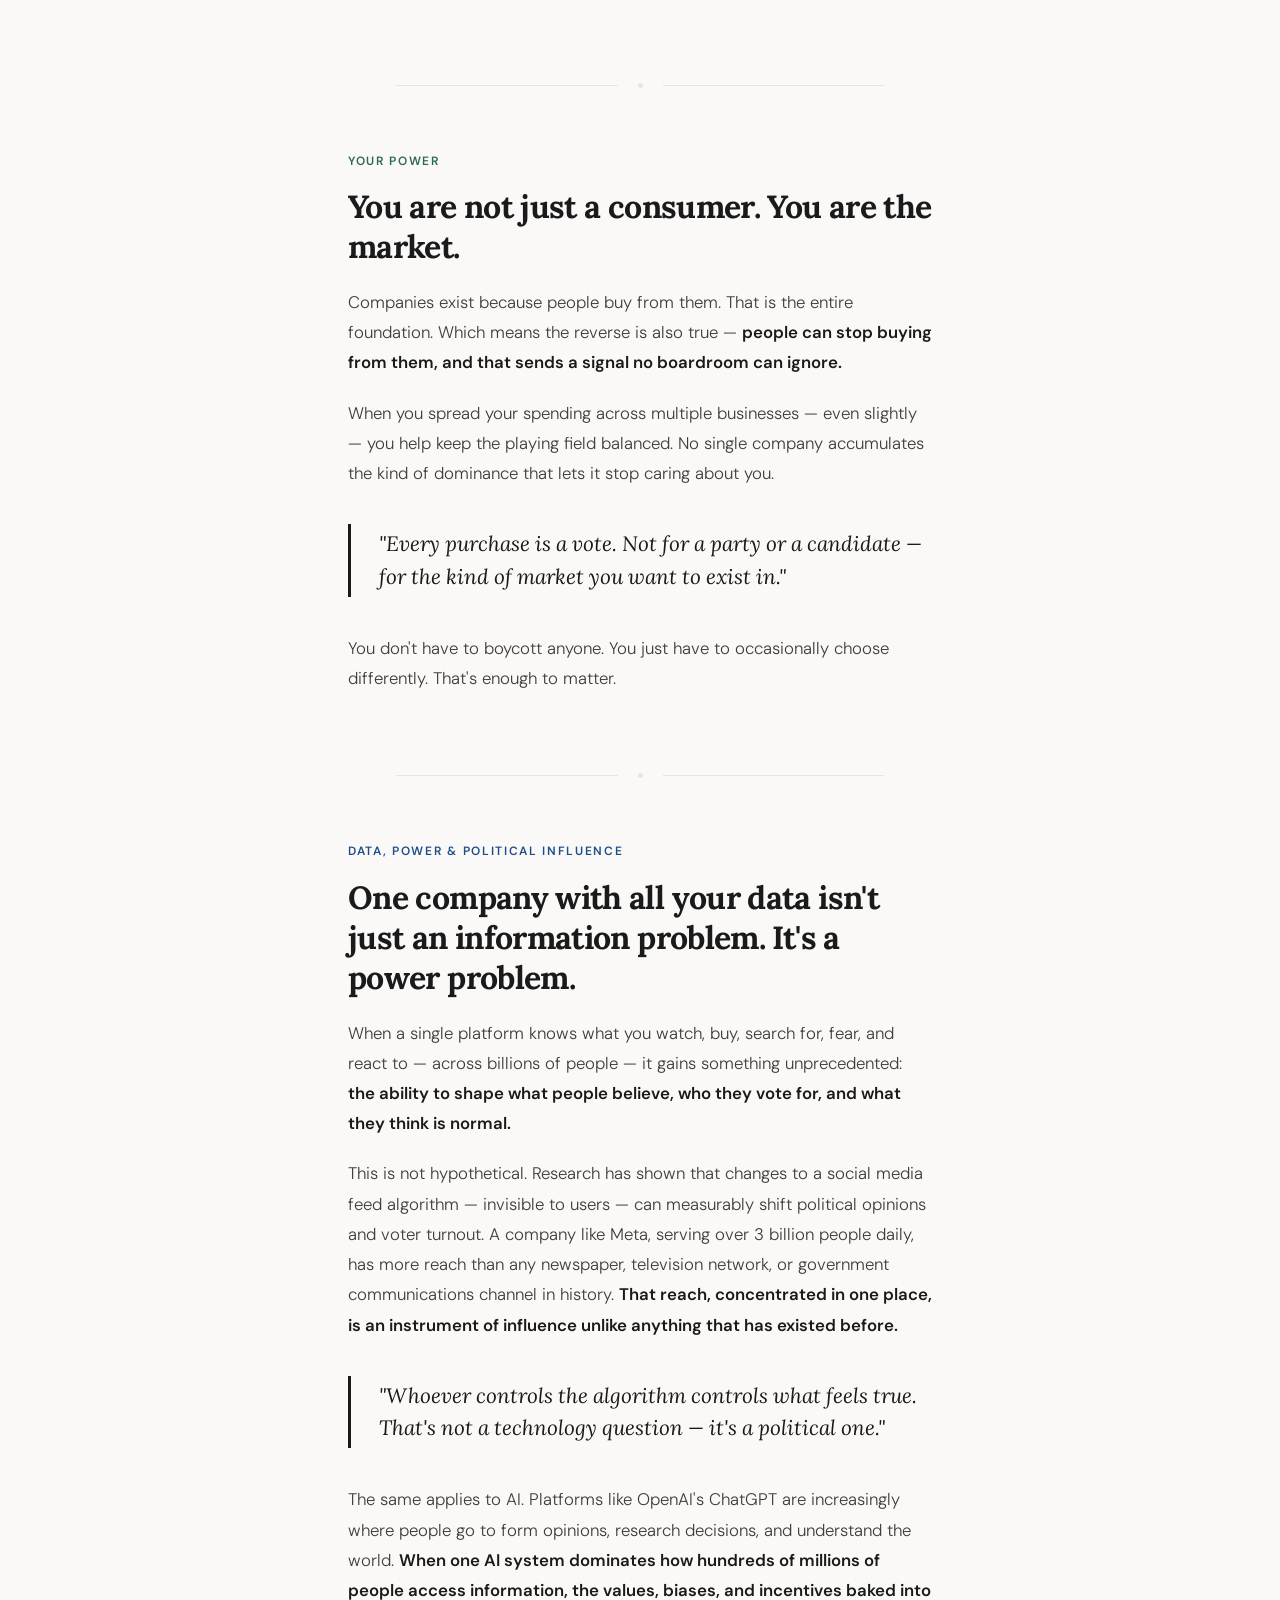
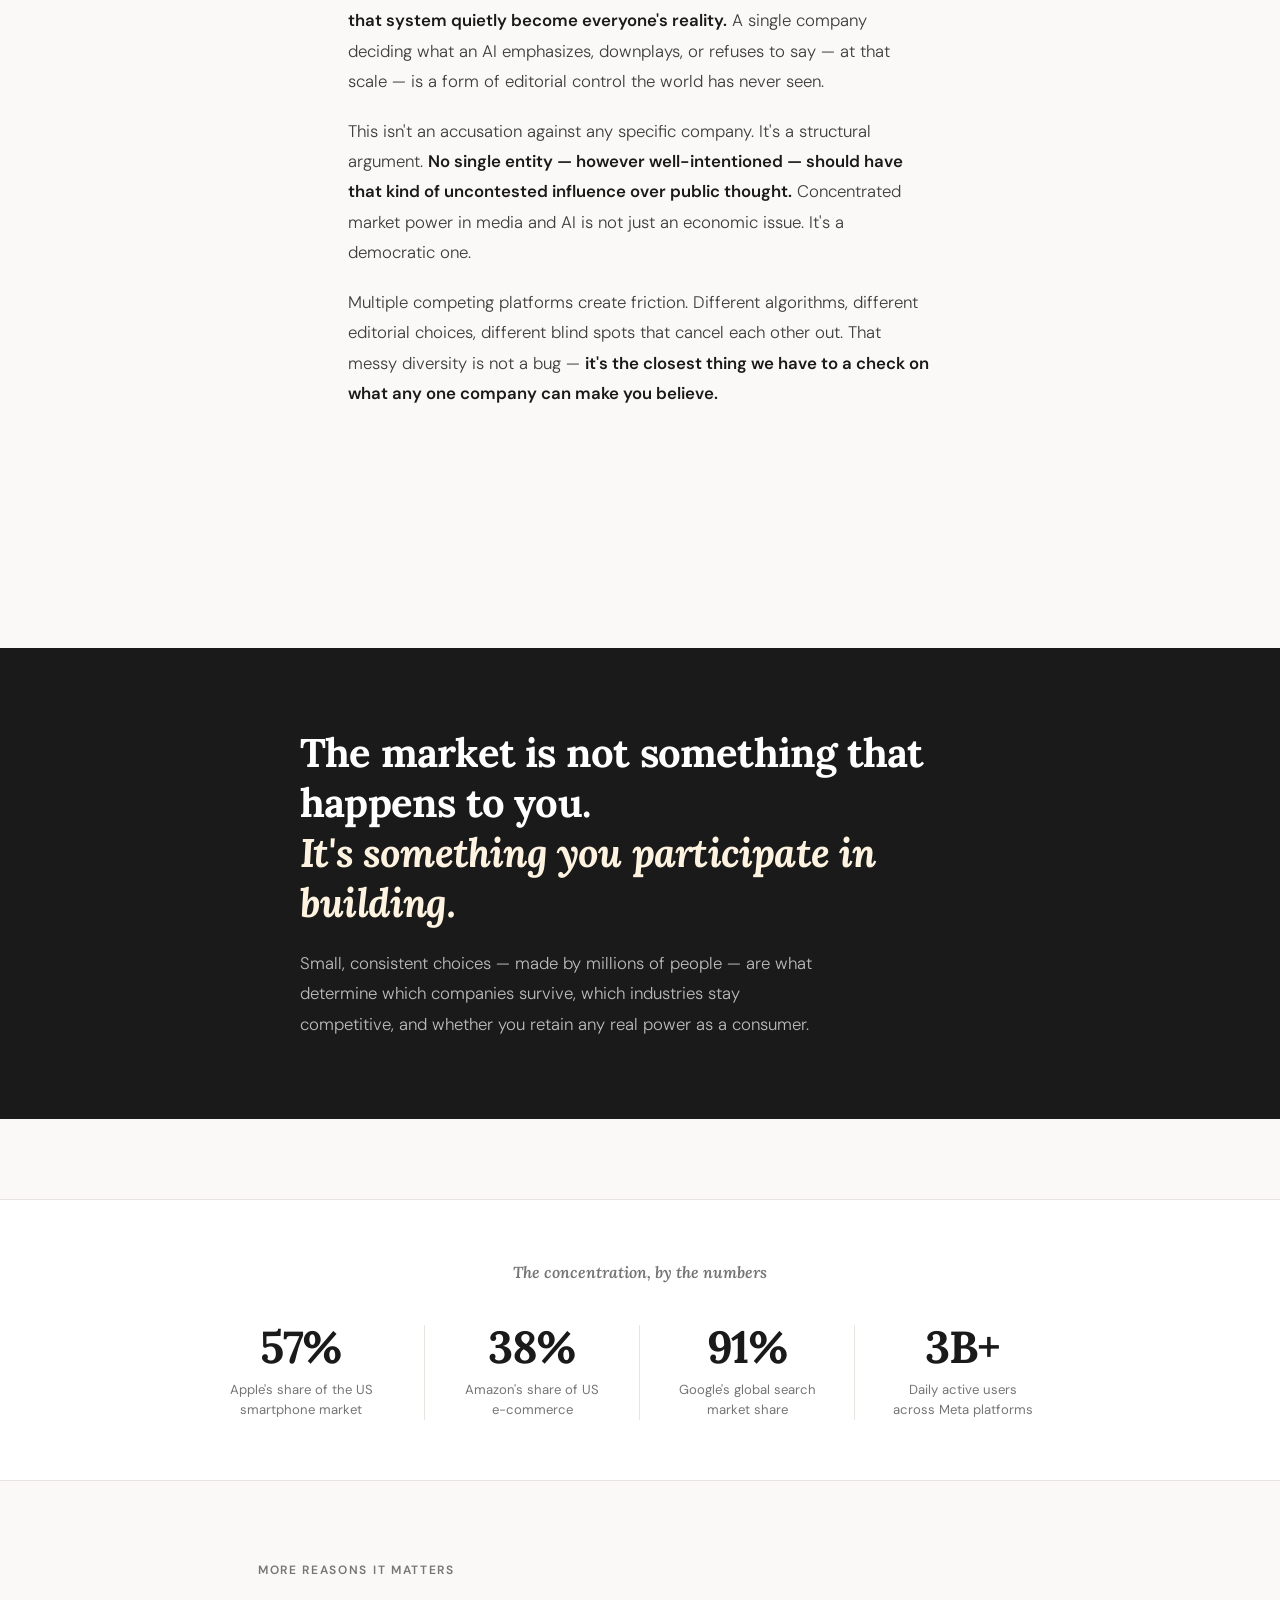
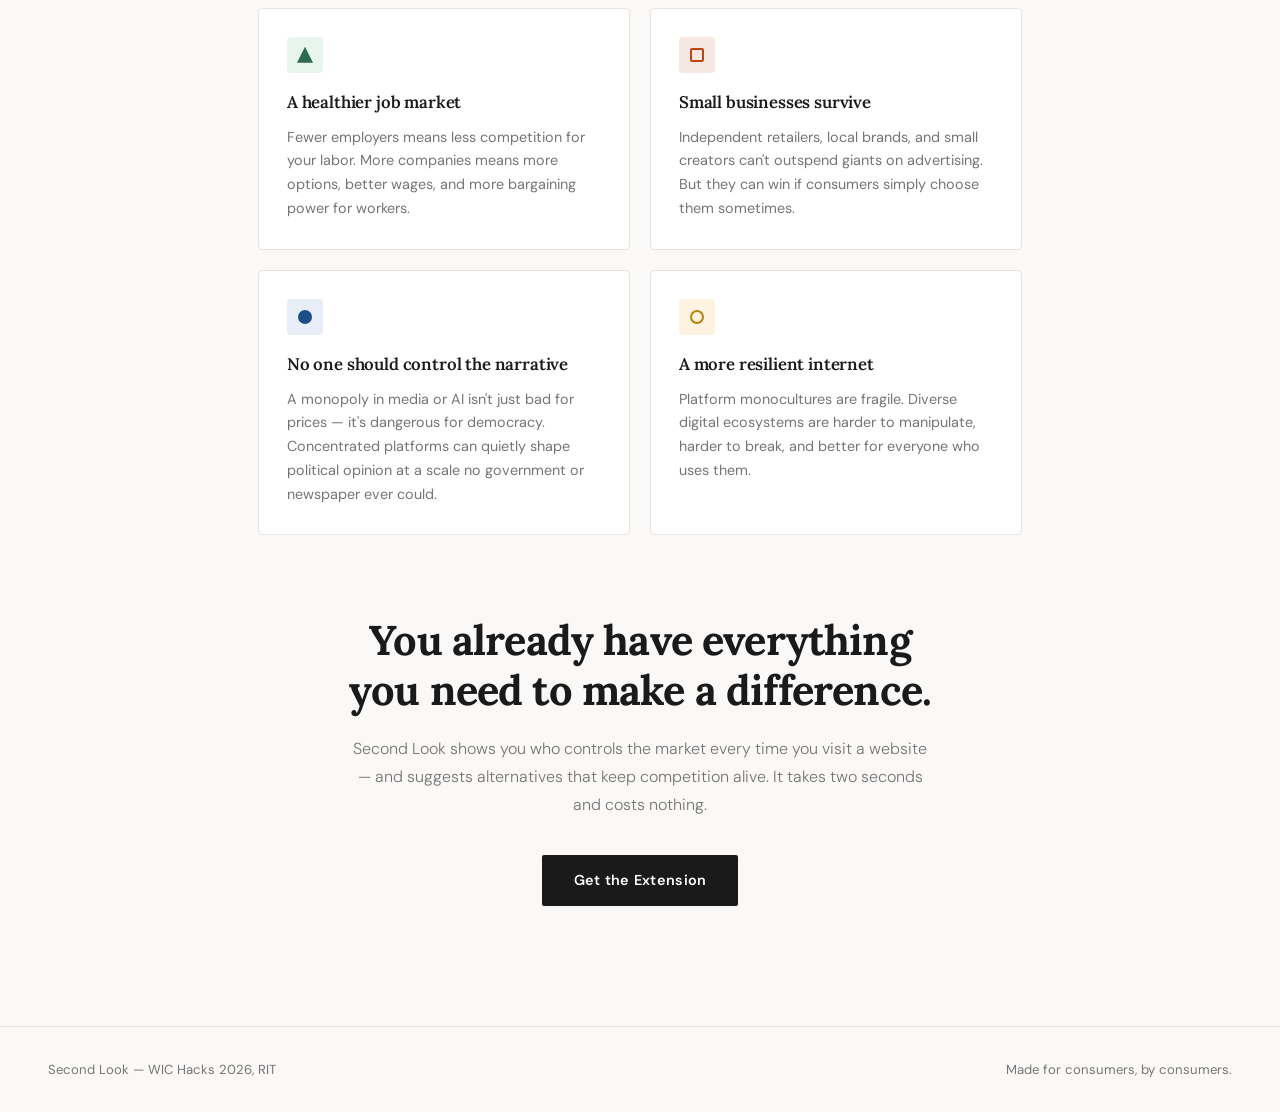
<file: m.html>
<!DOCTYPE html>
<html lang="en">
<head>
  <meta charset="UTF-8" />
  <meta name="viewport" content="width=device-width, initial-scale=1.0"/>
  <title>Why Should You Care? — Second Look</title>
  <link href="https://fonts.googleapis.com/css2?family=Lora:ital,wght@0,400;0,600;0,700;1,400;1,600&family=DM+Sans:wght@300;400;500;600&display=swap" rel="stylesheet">
  <style>
    *, *::before, *::after { box-sizing: border-box; margin: 0; padding: 0; }

    :root {
      --bg: #faf9f7;
      --white: #ffffff;
      --ink: #1a1a1a;
      --ink-mid: #3d3d3d;
      --ink-light: #757575;
      --ink-faint: #e8e5e0;
      --accent: #c1440e;
      --accent-light: #f5e8e3;
      --green: #2d6a4f;
      --green-light: #e8f4ee;
      --blue: #1d4e89;
      --blue-light: #e8eef7;
      --yellow: #b5850a;
      --yellow-light: #fdf3e0;
    }

    html { scroll-behavior: smooth; }

    body {
      font-family: 'DM Sans', sans-serif;
      background: var(--bg);
      color: var(--ink);
      line-height: 1.6;
    }

    /* ── NAV ── */
    nav {
      position: fixed;
      top: 0;
      left: 0;
      right: 0;
      z-index: 100;
      background: rgba(250, 249, 247, 0.92);
      backdrop-filter: blur(16px);
      border-bottom: 1px solid var(--ink-faint);
      padding: 0 48px;
      height: 64px;
      display: flex;
      align-items: center;
      justify-content: space-between;
    }

    .nav-logo {
      font-family: 'Lora', serif;
      font-size: 1.1rem;
      font-weight: 600;
      color: var(--ink);
      text-decoration: none;
      letter-spacing: -0.01em;
    }

    .nav-links {
      display: flex;
      gap: 32px;
      list-style: none;
    }

    .nav-links a {
      font-size: 0.875rem;
      color: var(--ink-light);
      text-decoration: none;
      font-weight: 500;
      transition: color 0.2s;
    }

    .nav-links a:hover { color: var(--ink); }

    /* ── HERO ── */
    .hero {
      padding: 160px 48px 100px;
      max-width: 860px;
      margin: 0 auto;
    }

    .hero-kicker {
      font-size: 0.8rem;
      font-weight: 600;
      letter-spacing: 0.15em;
      text-transform: uppercase;
      color: var(--accent);
      margin-bottom: 24px;
      display: block;
    }

    .hero h1 {
      font-family: 'Lora', serif;
      font-size: clamp(2.6rem, 5.5vw, 4.2rem);
      line-height: 1.13;
      letter-spacing: -0.02em;
      font-weight: 700;
      color: var(--ink);
      margin-bottom: 28px;
      max-width: 740px;
    }

    .hero-lead {
      font-size: 1.2rem;
      color: var(--ink-mid);
      max-width: 580px;
      line-height: 1.75;
      font-weight: 300;
      margin-bottom: 48px;
    }

    .hero-rule {
      width: 64px;
      height: 3px;
      background: var(--accent);
      border: none;
      border-radius: 2px;
      margin-bottom: 48px;
    }

    .hero-meta {
      font-size: 0.85rem;
      color: var(--ink-light);
      display: flex;
      align-items: center;
      gap: 16px;
    }

    .hero-meta span { display: flex; align-items: center; gap: 6px; }

    .hero-meta-dot {
      width: 3px;
      height: 3px;
      background: var(--ink-light);
      border-radius: 50%;
    }

    /* ── HERO ILLUSTRATION ── */
    .hero-visual {
      max-width: 860px;
      margin: 0 auto 80px;
      padding: 0 48px;
    }

    .hero-visual-box {
      width: 100%;
      height: 400px;
      background: var(--white);
      border-radius: 4px;
      border: 1px solid var(--ink-faint);
      overflow: hidden;
      position: relative;
      display: flex;
      align-items: center;
      justify-content: center;
    }

    /* CSS illustration: market concentration */
    .market-vis {
      width: 100%;
      height: 100%;
      display: flex;
      align-items: flex-end;
      justify-content: center;
      gap: 12px;
      padding: 40px 60px;
      position: relative;
    }

    .market-bar {
      display: flex;
      flex-direction: column;
      align-items: center;
      gap: 8px;
      flex: 1;
    }

    .market-bar-fill {
      width: 100%;
      border-radius: 3px 3px 0 0;
      transition: height 0.8s cubic-bezier(.4,0,.2,1);
    }

    .market-bar-label {
      font-size: 0.7rem;
      color: var(--ink-light);
      font-weight: 500;
      text-align: center;
      white-space: nowrap;
    }

    .bar-giant { background: var(--ink); height: 280px; }
    .bar-two   { background: #aaa; height: 80px; }
    .bar-three { background: #ccc; height: 55px; }
    .bar-four  { background: #ddd; height: 40px; }
    .bar-five  { background: #eee; height: 28px; }
    .bar-six   { background: #f3f3f3; height: 18px; border: 1px solid #e0e0e0; }

    .market-vis-label {
      position: absolute;
      top: 28px;
      left: 60px;
      font-family: 'Lora', serif;
      font-size: 0.85rem;
      font-style: italic;
      color: var(--ink-light);
    }

    .market-vis-arrow {
      position: absolute;
      top: 60px;
      left: 50%;
      transform: translateX(-50%);
      display: flex;
      flex-direction: column;
      align-items: center;
      gap: 4px;
    }

    /* ── ARTICLE BODY ── */
    .article {
      max-width: 680px;
      margin: 0 auto;
      padding: 0 48px 80px;
    }

    .article-section {
      margin-bottom: 80px;
      opacity: 0;
      transform: translateY(20px);
      transition: opacity 0.7s ease, transform 0.7s ease;
    }

    .article-section.visible {
      opacity: 1;
      transform: translateY(0);
    }

    .section-label {
      font-size: 0.75rem;
      font-weight: 600;
      letter-spacing: 0.14em;
      text-transform: uppercase;
      margin-bottom: 16px;
      display: block;
    }

    .label-red    { color: var(--accent); }
    .label-green  { color: var(--green); }
    .label-blue   { color: var(--blue); }
    .label-yellow { color: var(--yellow); }

    .article h2 {
      font-family: 'Lora', serif;
      font-size: clamp(1.5rem, 2.8vw, 2rem);
      font-weight: 700;
      letter-spacing: -0.02em;
      line-height: 1.25;
      margin-bottom: 20px;
      color: var(--ink);
    }

    .article p {
      font-size: 1.05rem;
      line-height: 1.8;
      color: var(--ink-mid);
      margin-bottom: 20px;
      font-weight: 300;
    }

    .article p strong {
      color: var(--ink);
      font-weight: 600;
    }

    /* ── PULL QUOTE ── */
    .pull-quote {
      border-left: 3px solid var(--ink);
      padding: 4px 0 4px 28px;
      margin: 36px 0;
    }

    .pull-quote p {
      font-family: 'Lora', serif;
      font-size: 1.3rem;
      font-style: italic;
      color: var(--ink);
      line-height: 1.55;
      font-weight: 400;
      margin: 0;
    }

    /* ── INLINE ILLUSTRATION: Fish ── */
    .inline-visual {
      width: 100%;
      margin: 36px 0;
      border-radius: 4px;
      overflow: hidden;
      border: 1px solid var(--ink-faint);
      background: var(--white);
    }

    /* Fish illustration via CSS */
    .fish-scene {
      height: 220px;
      position: relative;
      background: linear-gradient(180deg, #e8f4f8 0%, #c8e6f0 100%);
      display: flex;
      align-items: center;
      justify-content: center;
      overflow: hidden;
    }

    .fish-big {
      position: absolute;
      left: 50%;
      top: 50%;
      transform: translate(-60%, -50%);
    }

    .fish-body-big {
      width: 160px;
      height: 70px;
      background: var(--ink);
      border-radius: 50% 40% 40% 50%;
      position: relative;
    }

    .fish-tail-big {
      position: absolute;
      right: -32px;
      top: 50%;
      transform: translateY(-50%);
      width: 0;
      height: 0;
      border-top: 22px solid transparent;
      border-bottom: 22px solid transparent;
      border-left: 34px solid var(--ink);
    }

    .fish-eye-big {
      position: absolute;
      left: 24px;
      top: 18px;
      width: 14px;
      height: 14px;
      background: white;
      border-radius: 50%;
    }

    .fish-eye-big::after {
      content: '';
      position: absolute;
      top: 3px;
      left: 3px;
      width: 7px;
      height: 7px;
      background: var(--ink);
      border-radius: 50%;
    }

    .fish-mouth-big {
      position: absolute;
      left: 4px;
      top: 32px;
      width: 24px;
      height: 14px;
      background: var(--bg);
      border-radius: 0 0 12px 12px;
    }

    /* small fish being eaten */
    .fish-small {
      position: absolute;
      left: 50%;
      top: 50%;
      transform: translate(-10%, -50%);
      display: flex;
      flex-direction: column;
      gap: 10px;
    }

    .small-fish-row {
      display: flex;
      gap: 16px;
      align-items: center;
    }

    .fish-s {
      width: 36px;
      height: 18px;
      background: var(--accent);
      border-radius: 50% 30% 30% 50%;
      position: relative;
      opacity: 0.9;
    }

    .fish-s:nth-child(2) { background: var(--green); width: 28px; height: 14px; }
    .fish-s:nth-child(3) { background: var(--blue); width: 22px; height: 11px; }

    .fish-s-tail {
      position: absolute;
      right: -10px;
      top: 50%;
      transform: translateY(-50%);
      width: 0;
      height: 0;
      border-top: 6px solid transparent;
      border-bottom: 6px solid transparent;
      border-left: 10px solid inherit;
    }

    .fish-caption {
      text-align: center;
      padding: 14px;
      font-size: 0.78rem;
      color: var(--ink-light);
      font-style: italic;
      border-top: 1px solid var(--ink-faint);
    }

    /* ── FULLWIDTH CALLOUT ── */
    .callout-full {
      background: var(--ink);
      color: #fff;
      padding: 80px 48px;
      margin: 80px 0;
    }

    .callout-full-inner {
      max-width: 680px;
      margin: 0 auto;
    }

    .callout-full h2 {
      font-family: 'Lora', serif;
      font-size: clamp(1.7rem, 3.5vw, 2.5rem);
      font-weight: 700;
      letter-spacing: -0.02em;
      line-height: 1.25;
      margin-bottom: 20px;
    }

    .callout-full h2 span { color: var(--yellow-light); font-style: italic; }

    .callout-full p {
      font-size: 1.05rem;
      line-height: 1.8;
      opacity: 0.7;
      font-weight: 300;
      max-width: 520px;
    }

    /* ── STAT STRIP ── */
    .stat-strip {
      background: var(--white);
      border-top: 1px solid var(--ink-faint);
      border-bottom: 1px solid var(--ink-faint);
      padding: 60px 48px;
      margin: 80px 0;
    }

    .stat-strip-inner {
      max-width: 860px;
      margin: 0 auto;
    }

    .stat-strip h3 {
      font-family: 'Lora', serif;
      font-size: 1rem;
      font-weight: 600;
      color: var(--ink-light);
      margin-bottom: 40px;
      font-style: italic;
      text-align: center;
    }

    .stats-row {
      display: grid;
      grid-template-columns: repeat(4, 1fr);
      gap: 0;
    }

    .stat-item {
      padding: 0 32px;
      border-right: 1px solid var(--ink-faint);
      text-align: center;
    }

    .stat-item:last-child { border-right: none; }
    .stat-item:first-child { padding-left: 0; }

    .stat-num {
      font-family: 'Lora', serif;
      font-size: 2.8rem;
      font-weight: 700;
      color: var(--ink);
      line-height: 1;
      margin-bottom: 10px;
      letter-spacing: -0.03em;
    }

    .stat-desc {
      font-size: 0.82rem;
      color: var(--ink-light);
      line-height: 1.5;
      font-weight: 400;
    }

    /* ── SIDE CARDS ── */
    .cards-section {
      max-width: 860px;
      margin: 0 auto 80px;
      padding: 0 48px;
    }

    .cards-label {
      font-size: 0.75rem;
      font-weight: 600;
      letter-spacing: 0.14em;
      text-transform: uppercase;
      color: var(--ink-light);
      margin-bottom: 28px;
      display: block;
    }

    .cards-row {
      display: grid;
      grid-template-columns: 1fr 1fr;
      gap: 20px;
    }

    .info-card {
      background: var(--white);
      border: 1px solid var(--ink-faint);
      border-radius: 4px;
      padding: 28px;
      transition: border-color 0.2s, transform 0.2s;
    }

    .info-card:hover {
      border-color: var(--ink);
      transform: translateY(-2px);
    }

    .info-card-icon {
      width: 36px;
      height: 36px;
      border-radius: 4px;
      margin-bottom: 16px;
    }

    .icon-red    { background: var(--accent-light); }
    .icon-green  { background: var(--green-light); }
    .icon-blue   { background: var(--blue-light); }
    .icon-yellow { background: var(--yellow-light); }

    .icon-shape {
      width: 100%;
      height: 100%;
      display: flex;
      align-items: center;
      justify-content: center;
    }

    /* CSS icons */
    .icon-jobs::before {
      content: '';
      width: 16px;
      height: 16px;
      background: var(--green);
      clip-path: polygon(50% 0%, 100% 100%, 0% 100%);
    }

    .icon-shop::before {
      content: '';
      width: 14px;
      height: 14px;
      border: 2px solid var(--accent);
      border-radius: 2px;
    }

    .icon-data::before {
      content: '';
      width: 14px;
      height: 14px;
      background: var(--blue);
      border-radius: 50%;
    }

    .icon-world::before {
      content: '';
      width: 14px;
      height: 14px;
      border: 2px solid var(--yellow);
      border-radius: 50%;
    }

    .info-card h3 {
      font-family: 'Lora', serif;
      font-size: 1.05rem;
      font-weight: 600;
      margin-bottom: 10px;
      letter-spacing: -0.01em;
    }

    .info-card p {
      font-size: 0.9rem;
      color: var(--ink-light);
      line-height: 1.65;
      font-weight: 400;
    }

    /* ── CTA ── */
    .cta-section {
      max-width: 680px;
      margin: 0 auto;
      padding: 0 48px 120px;
      text-align: center;
    }

    .cta-section h2 {
      font-family: 'Lora', serif;
      font-size: clamp(1.8rem, 3.5vw, 2.6rem);
      font-weight: 700;
      letter-spacing: -0.02em;
      line-height: 1.2;
      margin-bottom: 20px;
    }

    .cta-section p {
      font-size: 1rem;
      color: var(--ink-light);
      line-height: 1.75;
      margin-bottom: 36px;
      font-weight: 300;
    }

    .cta-btn {
      display: inline-block;
      background: var(--ink);
      color: #fff;
      font-family: 'DM Sans', sans-serif;
      font-weight: 600;
      font-size: 0.9rem;
      padding: 14px 32px;
      border-radius: 2px;
      text-decoration: none;
      letter-spacing: 0.02em;
      transition: background 0.2s, transform 0.2s;
    }

    .cta-btn:hover {
      background: var(--accent);
      transform: translateY(-1px);
    }

    /* ── DIVIDER ── */
    .divider {
      max-width: 680px;
      margin: 0 auto 64px;
      padding: 0 48px;
      display: flex;
      align-items: center;
      gap: 20px;
    }

    .divider-line {
      flex: 1;
      height: 1px;
      background: var(--ink-faint);
    }

    .divider-dot {
      width: 5px;
      height: 5px;
      background: var(--ink-faint);
      border-radius: 50%;
    }

    /* ── FOOTER ── */
    footer {
      border-top: 1px solid var(--ink-faint);
      padding: 32px 48px;
      display: flex;
      justify-content: space-between;
      align-items: center;
    }

    footer span {
      font-size: 0.82rem;
      color: var(--ink-light);
    }

    /* ── READING PROGRESS ── */
    .progress-bar {
      position: fixed;
      top: 0;
      left: 0;
      height: 2px;
      background: var(--accent);
      z-index: 200;
      transition: width 0.1s linear;
    }


    /* ── COMPANY EXPLORER ── */
    .company-explorer {
      background: var(--white);
      border-top: 1px solid var(--ink-faint);
      border-bottom: 1px solid var(--ink-faint);
      padding: 60px 48px;
      margin-bottom: 0;
    }

    .company-explorer-inner {
      max-width: 860px;
      margin: 0 auto;
    }

    .explorer-label {
      font-size: 0.78rem;
      font-weight: 600;
      letter-spacing: 0.13em;
      text-transform: uppercase;
      color: var(--ink-light);
      margin-bottom: 20px;
    }

    .company-tabs {
      display: flex;
      flex-wrap: wrap;
      gap: 8px;
      margin-bottom: 40px;
    }

    .ctab {
      font-family: 'DM Sans', sans-serif;
      font-size: 0.85rem;
      font-weight: 600;
      padding: 8px 18px;
      border-radius: 2px;
      border: 1px solid var(--ink-faint);
      background: var(--bg);
      color: var(--ink-light);
      cursor: pointer;
      transition: all 0.2s;
      letter-spacing: 0.01em;
    }

    .ctab:hover {
      border-color: var(--ink);
      color: var(--ink);
    }

    .ctab.active {
      background: var(--ink);
      color: #fff;
      border-color: var(--ink);
    }

    .chart-container-outer {
      display: grid;
      grid-template-columns: 220px 1fr;
      gap: 48px;
      align-items: center;
    }

    .chart-meta-name {
      font-family: 'Lora', serif;
      font-size: 1.5rem;
      font-weight: 700;
      letter-spacing: -0.02em;
      margin-bottom: 6px;
    }

    .chart-meta-industry {
      font-size: 0.82rem;
      color: var(--ink-light);
      margin-bottom: 20px;
      line-height: 1.4;
    }

    .chart-meta-share {
      font-family: 'Lora', serif;
      font-size: 4rem;
      font-weight: 700;
      color: var(--accent);
      line-height: 1;
      letter-spacing: -0.04em;
      margin-bottom: 8px;
    }

    .chart-meta-desc {
      font-size: 0.85rem;
      color: var(--ink-mid);
      line-height: 1.5;
    }

    .chart-bars {
      display: flex;
      flex-direction: column;
      gap: 10px;
    }

    .chart-bar-row {
      display: flex;
      align-items: center;
      gap: 14px;
    }

    .chart-bar-name {
      font-size: 0.82rem;
      font-weight: 500;
      color: var(--ink-mid);
      width: 110px;
      flex-shrink: 0;
      text-align: right;
    }

    .chart-bar-track {
      flex: 1;
      height: 28px;
      background: var(--bg);
      border-radius: 2px;
      overflow: hidden;
      border: 1px solid var(--ink-faint);
    }

    .chart-bar-fill {
      height: 100%;
      border-radius: 2px;
      transition: width 0.6s cubic-bezier(.4,0,.2,1);
      display: flex;
      align-items: center;
      padding-left: 10px;
    }

    .chart-bar-pct {
      font-size: 0.75rem;
      font-weight: 700;
      color: #fff;
      white-space: nowrap;
    }

    .bar-fill-dominant { background: var(--ink); }
    .bar-fill-2 { background: #888; }
    .bar-fill-3 { background: #aaa; }
    .bar-fill-4 { background: #bbb; }
    .bar-fill-5 { background: #ccc; }
    .bar-fill-6 { background: #ddd; }

    /* ── CTA BELOW CHART ── */
    .cta-below-chart {
      background: var(--accent-light);
      padding: 64px 48px;
      border-bottom: 1px solid var(--ink-faint);
    }

    .cta-below-inner {
      max-width: 640px;
      margin: 0 auto;
      text-align: center;
    }

    .cta-below-inner h2 {
      font-family: 'Lora', serif;
      font-size: clamp(1.5rem, 3vw, 2.2rem);
      font-weight: 700;
      letter-spacing: -0.02em;
      line-height: 1.25;
      margin-bottom: 16px;
      color: var(--ink);
    }

    .cta-below-inner p {
      font-size: 1rem;
      color: var(--ink-mid);
      line-height: 1.75;
      margin-bottom: 32px;
      font-weight: 300;
    }

    @media (max-width: 720px) {
      .company-explorer { padding: 40px 24px; }
      .chart-container-outer { grid-template-columns: 1fr; gap: 28px; }
      .chart-meta-share { font-size: 3rem; }
      .cta-below-chart { padding: 48px 24px; }
    }

    /* ── RESPONSIVE ── */
    @media (max-width: 720px) {
      nav { padding: 0 24px; }
      .hero, .hero-visual, .article, .cards-section, .cta-section { padding-left: 24px; padding-right: 24px; }
      .hero { padding-top: 120px; }
      .stats-row { grid-template-columns: 1fr 1fr; gap: 32px; }
      .stat-item { border-right: none; border-bottom: 1px solid var(--ink-faint); padding-bottom: 24px; }
      .stat-item:nth-child(2n) { border-right: none; }
      .cards-row { grid-template-columns: 1fr; }
      .callout-full { padding: 60px 24px; }
      .stat-strip { padding: 40px 24px; }
      footer { flex-direction: column; gap: 12px; text-align: center; }
    }
  </style>
</head>
<body>

<div class="progress-bar" id="progress"></div>

<nav>
  <a href="#" class="nav-logo">Second Look</a>
  <ul class="nav-links">
    <li><a href="#monopoly">The Problem</a></li>
    <li><a href="#power">Your Power</a></li>
    <li><a href="#data">Data</a></li>
    <li><a href="#act">Act</a></li>
  </ul>
</nav>

<!-- ── HERO ── -->
<section class="hero">
  <span class="hero-kicker">A Guide for Conscious Consumers</span>
  <h1>Your purchases are more powerful than you think.</h1>
  <p class="hero-lead">When one company controls an entire market, it stops working for you. Here's why spreading your spending matters — and what you can do about it.</p>
  <hr class="hero-rule">
  <div class="hero-meta">
    <span>5 min read</span>
    <span class="hero-meta-dot"></span>
    <span>Second Look Team</span>
    <span class="hero-meta-dot"></span>
    <span>WIC Hacks 2026</span>
  </div>
</section>

<!-- interactive company chart -->
<div class="company-explorer">
  <div class="company-explorer-inner">
    <p class="explorer-label">Explore real market data — click a company</p>
    <div class="company-tabs" id="companyTabs">
      <button class="ctab active" data-company="google">Google</button>
      <button class="ctab" data-company="meta">Meta</button>
      <button class="ctab" data-company="netflix">Netflix</button>
      <button class="ctab" data-company="amazon">Amazon</button>
      <button class="ctab" data-company="openai">OpenAI</button>
      <button class="ctab" data-company="uber">Uber</button>
      <button class="ctab" data-company="spotify">Spotify</button>
    </div>

    <div class="chart-container-outer">
      <div class="chart-meta" id="chartMeta">
        <div class="chart-meta-name" id="chartName">Google</div>
        <div class="chart-meta-industry" id="chartIndustry">Global Search Engine Market</div>
        <div class="chart-meta-share" id="chartShare">91%</div>
        <div class="chart-meta-desc" id="chartDesc">of all internet searches go through Google</div>
      </div>
      <div class="chart-bars" id="chartBars"></div>
    </div>
  </div>
</div>

<!-- CTA right below chart -->
<div class="cta-below-chart">
  <div class="cta-below-inner">
    <h2>You already have everything you need to make a difference.</h2>
    <p>Second Look shows you who controls the market every time you visit a website — and suggests alternatives that keep competition alive. It takes two seconds and costs nothing.</p>
    <a href="#" class="cta-btn">Get the Extension</a>
  </div>
</div>

<!-- ── ARTICLE ── -->
<main class="article">

  <!-- Section 1: Monopoly -->
  <div class="article-section" id="monopoly">
    <span class="section-label label-red">The Problem</span>
    <h2>When competition disappears, so does your leverage.</h2>
    <p>Imagine a town with only one grocery store. The owner knows you have no choice — so prices climb, quality drops, and complaints go nowhere. <strong>That's what a monopoly looks like.</strong></p>
    <p>The same thing happens in every industry when one company takes too much market share. They stop needing to earn your loyalty, because you have nowhere else to turn.</p>

    <div class="pull-quote">
      <p>"Competition is what forces companies to lower prices, improve products, and act ethically. Remove it, and they have no reason to."</p>
    </div>

    <p>This isn't just theory. When markets concentrate, prices rise, innovation slows, and the company's accountability to customers quietly disappears. The rules change — and not in your favor.</p>
  </div>

  <div class="divider"><div class="divider-line"></div><div class="divider-dot"></div><div class="divider-line"></div></div>

  <!-- fish illustration -->
  <div class="inline-visual article-section">
    <div class="fish-scene">
      <div class="fish-big">
        <div class="fish-body-big">
          <div class="fish-eye-big"></div>
          <div class="fish-mouth-big"></div>
          <div class="fish-tail-big"></div>
        </div>
      </div>
      <div class="fish-small">
        <div class="small-fish-row">
          <div class="fish-s" style="background:var(--accent)"></div>
          <div class="fish-s" style="background:var(--green);width:28px;height:14px"></div>
          <div class="fish-s" style="background:var(--blue);width:22px;height:11px"></div>
        </div>
        <div class="small-fish-row">
          <div class="fish-s" style="background:#aaa;width:20px;height:10px"></div>
          <div class="fish-s" style="background:#ccc;width:16px;height:8px"></div>
        </div>
      </div>
    </div>
    <div class="fish-caption">Dominant companies absorb market share, leaving smaller competitors with almost no room to grow.</div>
  </div>

  <div class="divider"><div class="divider-line"></div><div class="divider-dot"></div><div class="divider-line"></div></div>

  <!-- Section 2: Innovation -->
  <div class="article-section">
    <span class="section-label label-yellow">Innovation</span>
    <h2>Rivalry is what makes products get better.</h2>
    <p>Think about how fast smartphones evolved when two giants were constantly outdoing each other. Every year brought something genuinely new — because standing still meant losing customers.</p>
    <p>When one company dominates, that urgency disappears. <strong>Incremental updates get packaged as revolutions.</strong> Prices stay high. And the exciting leaps that come from real competition slow to a crawl.</p>
    <p>You deserve products that actually try to impress you — and that only happens when companies have something to lose.</p>
  </div>

  <div class="divider"><div class="divider-line"></div><div class="divider-dot"></div><div class="divider-line"></div></div>

  <!-- Section 3: Consumer Power -->
  <div class="article-section" id="power">
    <span class="section-label label-green">Your Power</span>
    <h2>You are not just a consumer. You are the market.</h2>
    <p>Companies exist because people buy from them. That is the entire foundation. Which means the reverse is also true — <strong>people can stop buying from them, and that sends a signal no boardroom can ignore.</strong></p>
    <p>When you spread your spending across multiple businesses — even slightly — you help keep the playing field balanced. No single company accumulates the kind of dominance that lets it stop caring about you.</p>

    <div class="pull-quote">
      <p>"Every purchase is a vote. Not for a party or a candidate — for the kind of market you want to exist in."</p>
    </div>

    <p>You don't have to boycott anyone. You just have to occasionally choose differently. That's enough to matter.</p>
  </div>

  <div class="divider"><div class="divider-line"></div><div class="divider-dot"></div><div class="divider-line"></div></div>

  <!-- Section 4: Data -->
  <div class="article-section" id="data">
    <span class="section-label label-blue">Data, Power & Political Influence</span>
    <h2>One company with all your data isn't just an information problem. It's a power problem.</h2>
    <p>When a single platform knows what you watch, buy, search for, fear, and react to — across billions of people — it gains something unprecedented: <strong>the ability to shape what people believe, who they vote for, and what they think is normal.</strong></p>
    <p>This is not hypothetical. Research has shown that changes to a social media feed algorithm — invisible to users — can measurably shift political opinions and voter turnout. A company like Meta, serving over 3 billion people daily, has more reach than any newspaper, television network, or government communications channel in history. <strong>That reach, concentrated in one place, is an instrument of influence unlike anything that has existed before.</strong></p>

    <div class="pull-quote">
      <p>"Whoever controls the algorithm controls what feels true. That's not a technology question — it's a political one."</p>
    </div>

    <p>The same applies to AI. Platforms like OpenAI's ChatGPT are increasingly where people go to form opinions, research decisions, and understand the world. <strong>When one AI system dominates how hundreds of millions of people access information, the values, biases, and incentives baked into that system quietly become everyone's reality.</strong> A single company deciding what an AI emphasizes, downplays, or refuses to say — at that scale — is a form of editorial control the world has never seen.</p>
    <p>This isn't an accusation against any specific company. It's a structural argument. <strong>No single entity — however well-intentioned — should have that kind of uncontested influence over public thought.</strong> Concentrated market power in media and AI is not just an economic issue. It's a democratic one.</p>
    <p>Multiple competing platforms create friction. Different algorithms, different editorial choices, different blind spots that cancel each other out. That messy diversity is not a bug — <strong>it's the closest thing we have to a check on what any one company can make you believe.</strong></p>
  </div>

</main>

<!-- ── CALLOUT ── -->
<div class="callout-full article-section">
  <div class="callout-full-inner">
    <h2>The market is not something that happens to you.<br><span>It's something you participate in building.</span></h2>
    <p>Small, consistent choices — made by millions of people — are what determine which companies survive, which industries stay competitive, and whether you retain any real power as a consumer.</p>
  </div>
</div>

<!-- ── STATS ── -->
<div class="stat-strip article-section">
  <div class="stat-strip-inner">
    <h3>The concentration, by the numbers</h3>
    <div class="stats-row">
      <div class="stat-item">
        <div class="stat-num">57%</div>
        <div class="stat-desc">Apple's share of the US smartphone market</div>
      </div>
      <div class="stat-item">
        <div class="stat-num">38%</div>
        <div class="stat-desc">Amazon's share of US e-commerce</div>
      </div>
      <div class="stat-item">
        <div class="stat-num">91%</div>
        <div class="stat-desc">Google's global search market share</div>
      </div>
      <div class="stat-item">
        <div class="stat-num">3B+</div>
        <div class="stat-desc">Daily active users across Meta platforms</div>
      </div>
    </div>
  </div>
</div>

<!-- ── CARDS ── -->
<section class="cards-section article-section">
  <span class="cards-label">More reasons it matters</span>
  <div class="cards-row">
    <div class="info-card">
      <div class="info-card-icon icon-green">
        <div class="icon-shape icon-jobs"></div>
      </div>
      <h3>A healthier job market</h3>
      <p>Fewer employers means less competition for your labor. More companies means more options, better wages, and more bargaining power for workers.</p>
    </div>
    <div class="info-card">
      <div class="info-card-icon icon-red">
        <div class="icon-shape icon-shop"></div>
      </div>
      <h3>Small businesses survive</h3>
      <p>Independent retailers, local brands, and small creators can't outspend giants on advertising. But they can win if consumers simply choose them sometimes.</p>
    </div>
    <div class="info-card">
      <div class="info-card-icon icon-blue">
        <div class="icon-shape icon-data"></div>
      </div>
      <h3>No one should control the narrative</h3>
      <p>A monopoly in media or AI isn't just bad for prices — it's dangerous for democracy. Concentrated platforms can quietly shape political opinion at a scale no government or newspaper ever could.</p>
    </div>
    <div class="info-card">
      <div class="info-card-icon icon-yellow">
        <div class="icon-shape icon-world"></div>
      </div>
      <h3>A more resilient internet</h3>
      <p>Platform monocultures are fragile. Diverse digital ecosystems are harder to manipulate, harder to break, and better for everyone who uses them.</p>
    </div>
  </div>
</section>

<!-- ── CTA ── -->
<section class="cta-section article-section" id="act">
  <h2>You already have everything you need to make a difference.</h2>
  <p>Second Look shows you who controls the market every time you visit a website — and suggests alternatives that keep competition alive. It takes two seconds and costs nothing.</p>
  <a href="#" class="cta-btn">Get the Extension</a>
</section>

<footer>
  <span>Second Look &mdash; WIC Hacks 2026, RIT</span>
  <span>Made for consumers, by consumers.</span>
</footer>

<script>
  // Reading progress bar
  window.addEventListener('scroll', () => {
    const total = document.body.scrollHeight - window.innerHeight;
    const progress = (window.scrollY / total) * 100;
    document.getElementById('progress').style.width = progress + '%';
  });

  // Fade in on scroll
  const observer = new IntersectionObserver((entries) => {
    entries.forEach(el => {
      if (el.isIntersecting) el.target.classList.add('visible');
    });
  }, { threshold: 0.1 });

  document.querySelectorAll('.article-section').forEach(el => observer.observe(el));

  // ── COMPANY CHART DATA ──
  const companies = {
    google: {
      name: 'Google',
      industry: 'Global Search Engine Market',
      share: '91%',
      desc: 'of all internet searches go through Google',
      bars: [
        { name: 'Google', pct: 91, cls: 'bar-fill-dominant' },
        { name: 'Bing', pct: 4, cls: 'bar-fill-2' },
        { name: 'Yahoo', pct: 2, cls: 'bar-fill-3' },
        { name: 'Baidu', pct: 1, cls: 'bar-fill-4' },
        { name: 'DuckDuckGo', pct: 1, cls: 'bar-fill-5' },
        { name: 'Others', pct: 1, cls: 'bar-fill-6' },
      ]
    },
    meta: {
      name: 'Meta',
      industry: 'US Social Media Market',
      share: '72%',
      desc: 'of social media time is spent on Meta platforms (Facebook, Instagram, WhatsApp)',
      bars: [
        { name: 'Meta (all)', pct: 72, cls: 'bar-fill-dominant' },
        { name: 'TikTok', pct: 11, cls: 'bar-fill-2' },
        { name: 'YouTube', pct: 8, cls: 'bar-fill-3' },
        { name: 'Snapchat', pct: 5, cls: 'bar-fill-4' },
        { name: 'Pinterest', pct: 2, cls: 'bar-fill-5' },
        { name: 'Others', pct: 2, cls: 'bar-fill-6' },
      ]
    },
    netflix: {
      name: 'Netflix',
      industry: 'Global Video Streaming Market',
      share: '22%',
      desc: 'of streaming subscribers worldwide belong to Netflix',
      bars: [
        { name: 'Netflix', pct: 22, cls: 'bar-fill-dominant' },
        { name: 'Amazon Prime', pct: 16, cls: 'bar-fill-2' },
        { name: 'Disney+', pct: 14, cls: 'bar-fill-3' },
        { name: 'HBO Max', pct: 9, cls: 'bar-fill-4' },
        { name: 'Hulu', pct: 8, cls: 'bar-fill-5' },
        { name: 'Others', pct: 31, cls: 'bar-fill-6' },
      ]
    },
    amazon: {
      name: 'Amazon',
      industry: 'US E-Commerce Market',
      share: '38%',
      desc: 'of all US online purchases go through Amazon',
      bars: [
        { name: 'Amazon', pct: 38, cls: 'bar-fill-dominant' },
        { name: 'Walmart', pct: 6, cls: 'bar-fill-2' },
        { name: 'Apple', pct: 4, cls: 'bar-fill-3' },
        { name: 'eBay', pct: 3, cls: 'bar-fill-4' },
        { name: 'Target', pct: 2, cls: 'bar-fill-5' },
        { name: 'Others', pct: 47, cls: 'bar-fill-6' },
      ]
    },
    openai: {
      name: 'OpenAI',
      industry: 'Generative AI Assistant Market',
      share: '59%',
      desc: 'of generative AI web traffic goes to OpenAI products',
      bars: [
        { name: 'OpenAI', pct: 59, cls: 'bar-fill-dominant' },
        { name: 'Google Gemini', pct: 18, cls: 'bar-fill-2' },
        { name: 'Anthropic', pct: 10, cls: 'bar-fill-3' },
        { name: 'Microsoft', pct: 7, cls: 'bar-fill-4' },
        { name: 'Meta AI', pct: 4, cls: 'bar-fill-5' },
        { name: 'Others', pct: 2, cls: 'bar-fill-6' },
      ]
    },
    uber: {
      name: 'Uber',
      industry: 'US Ride-Hailing Market',
      share: '74%',
      desc: 'of US ride-hailing trips are booked through Uber',
      bars: [
        { name: 'Uber', pct: 74, cls: 'bar-fill-dominant' },
        { name: 'Lyft', pct: 26, cls: 'bar-fill-2' },
        { name: 'Via', pct: 1, cls: 'bar-fill-3' },
        { name: 'Waymo', pct: 1, cls: 'bar-fill-4' },
        { name: 'Others', pct: 1, cls: 'bar-fill-5' },
      ]
    },
    spotify: {
      name: 'Spotify',
      industry: 'Global Music Streaming Market',
      share: '31%',
      desc: 'of all music streaming subscribers use Spotify',
      bars: [
        { name: 'Spotify', pct: 31, cls: 'bar-fill-dominant' },
        { name: 'Apple Music', pct: 15, cls: 'bar-fill-2' },
        { name: 'Amazon Music', pct: 13, cls: 'bar-fill-3' },
        { name: 'YouTube Music', pct: 9, cls: 'bar-fill-4' },
        { name: 'Tencent Music', pct: 8, cls: 'bar-fill-5' },
        { name: 'Others', pct: 24, cls: 'bar-fill-6' },
      ]
    }
  };

  function renderChart(key) {
    const c = companies[key];
    document.getElementById('chartName').textContent = c.name;
    document.getElementById('chartIndustry').textContent = c.industry;
    document.getElementById('chartShare').textContent = c.share;
    document.getElementById('chartDesc').textContent = c.desc;

    const barsEl = document.getElementById('chartBars');
    barsEl.innerHTML = '';

    c.bars.forEach((bar, i) => {
      const row = document.createElement('div');
      row.className = 'chart-bar-row';
      row.innerHTML = `
        <div class="chart-bar-name">${bar.name}</div>
        <div class="chart-bar-track">
          <div class="chart-bar-fill ${bar.cls}" style="width:0%">
            <span class="chart-bar-pct">${bar.pct}%</span>
          </div>
        </div>
      `;
      barsEl.appendChild(row);
      // animate after paint
      setTimeout(() => {
        row.querySelector('.chart-bar-fill').style.width = bar.pct + '%';
      }, 30 + i * 60);
    });
  }

  // Tab clicks
  document.getElementById('companyTabs').addEventListener('click', (e) => {
    const btn = e.target.closest('.ctab');
    if (!btn) return;
    document.querySelectorAll('.ctab').forEach(t => t.classList.remove('active'));
    btn.classList.add('active');
    renderChart(btn.dataset.company);
  });

  // Init with Google
  renderChart('google');
</script>

</body>
</html>
</file>
